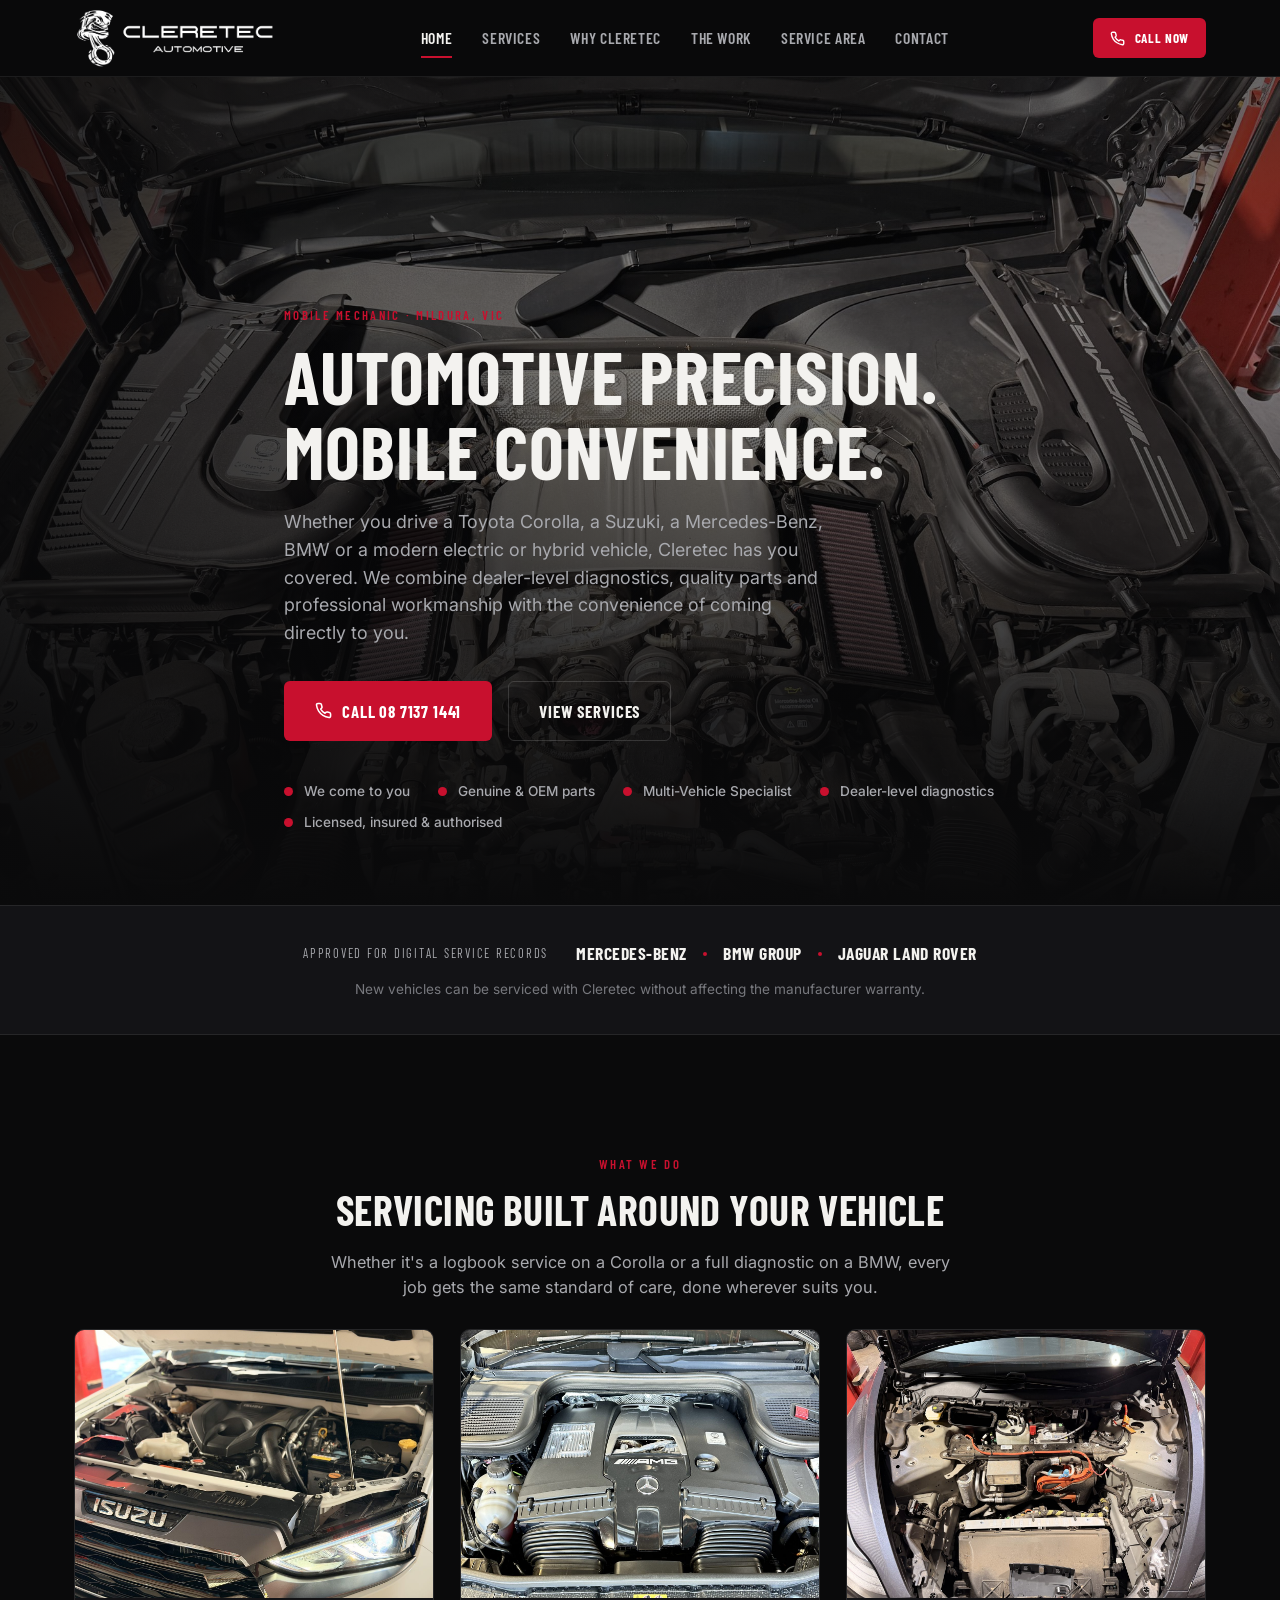
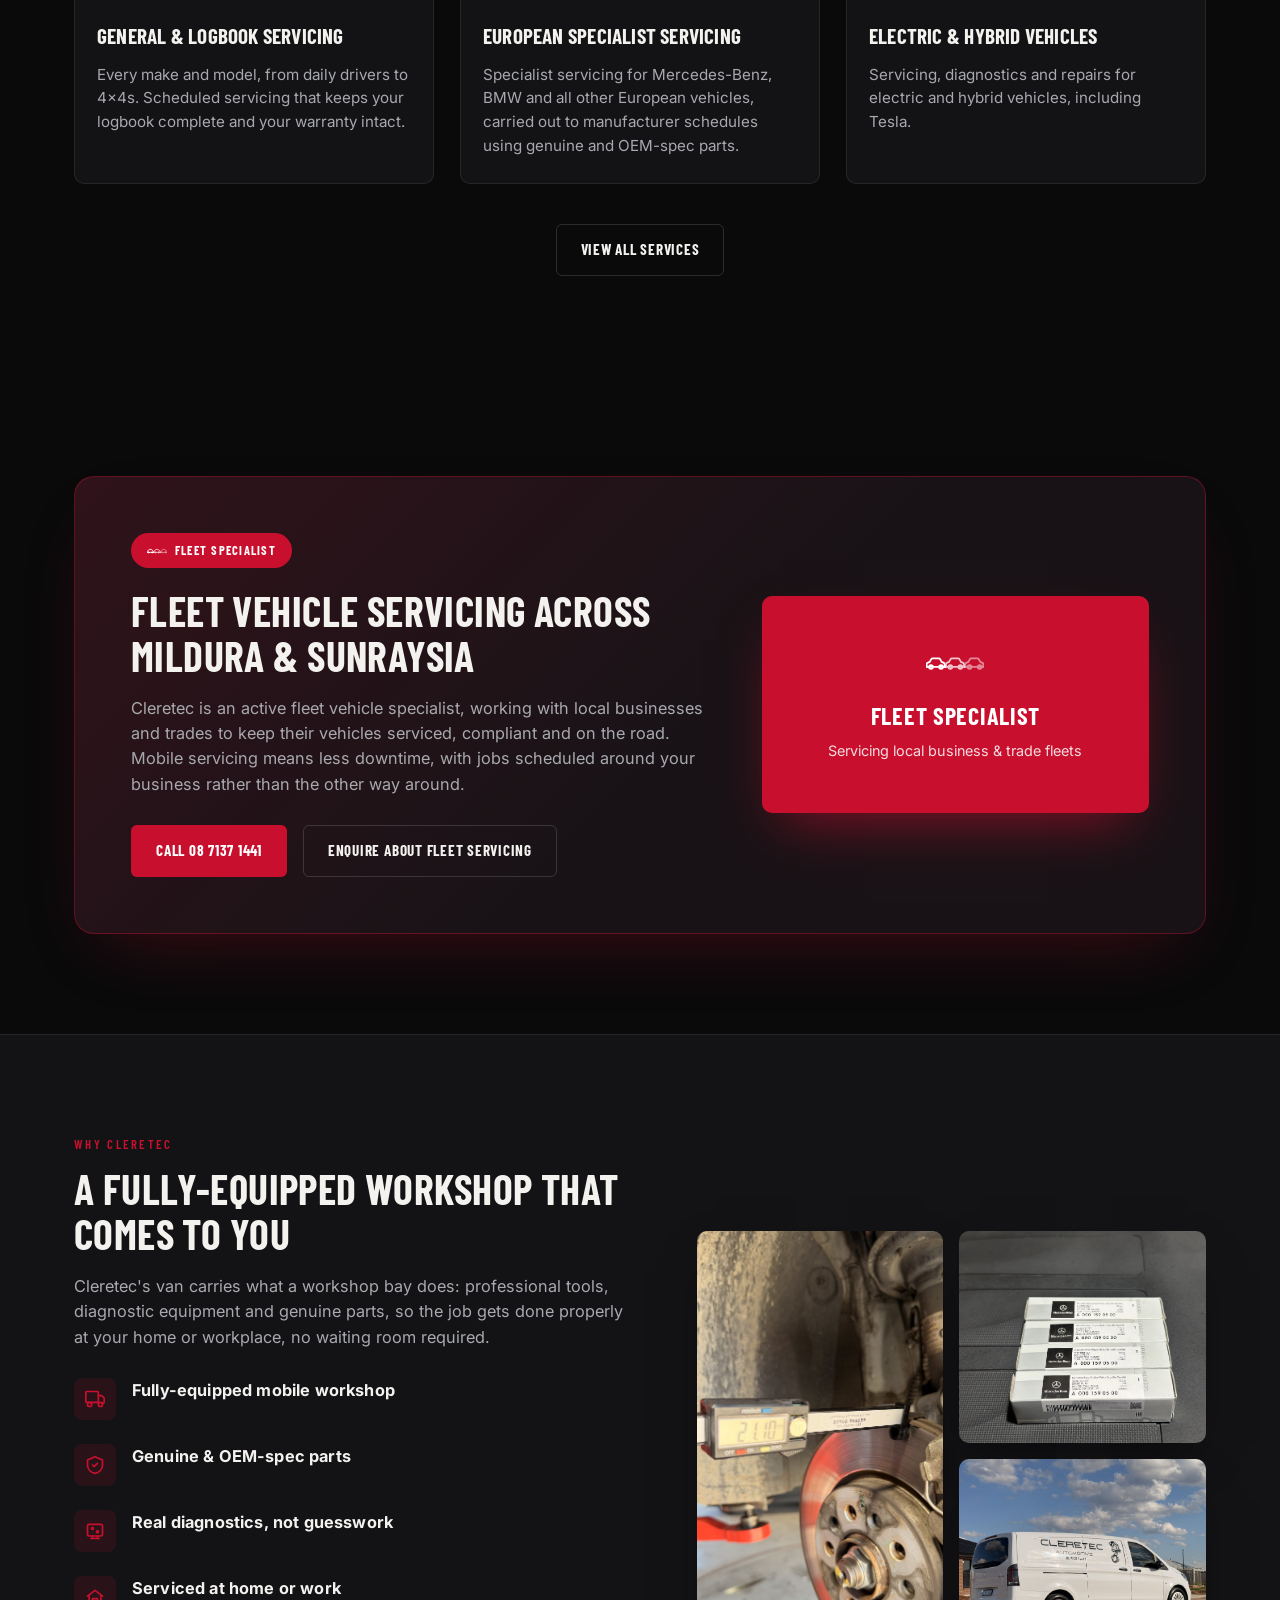
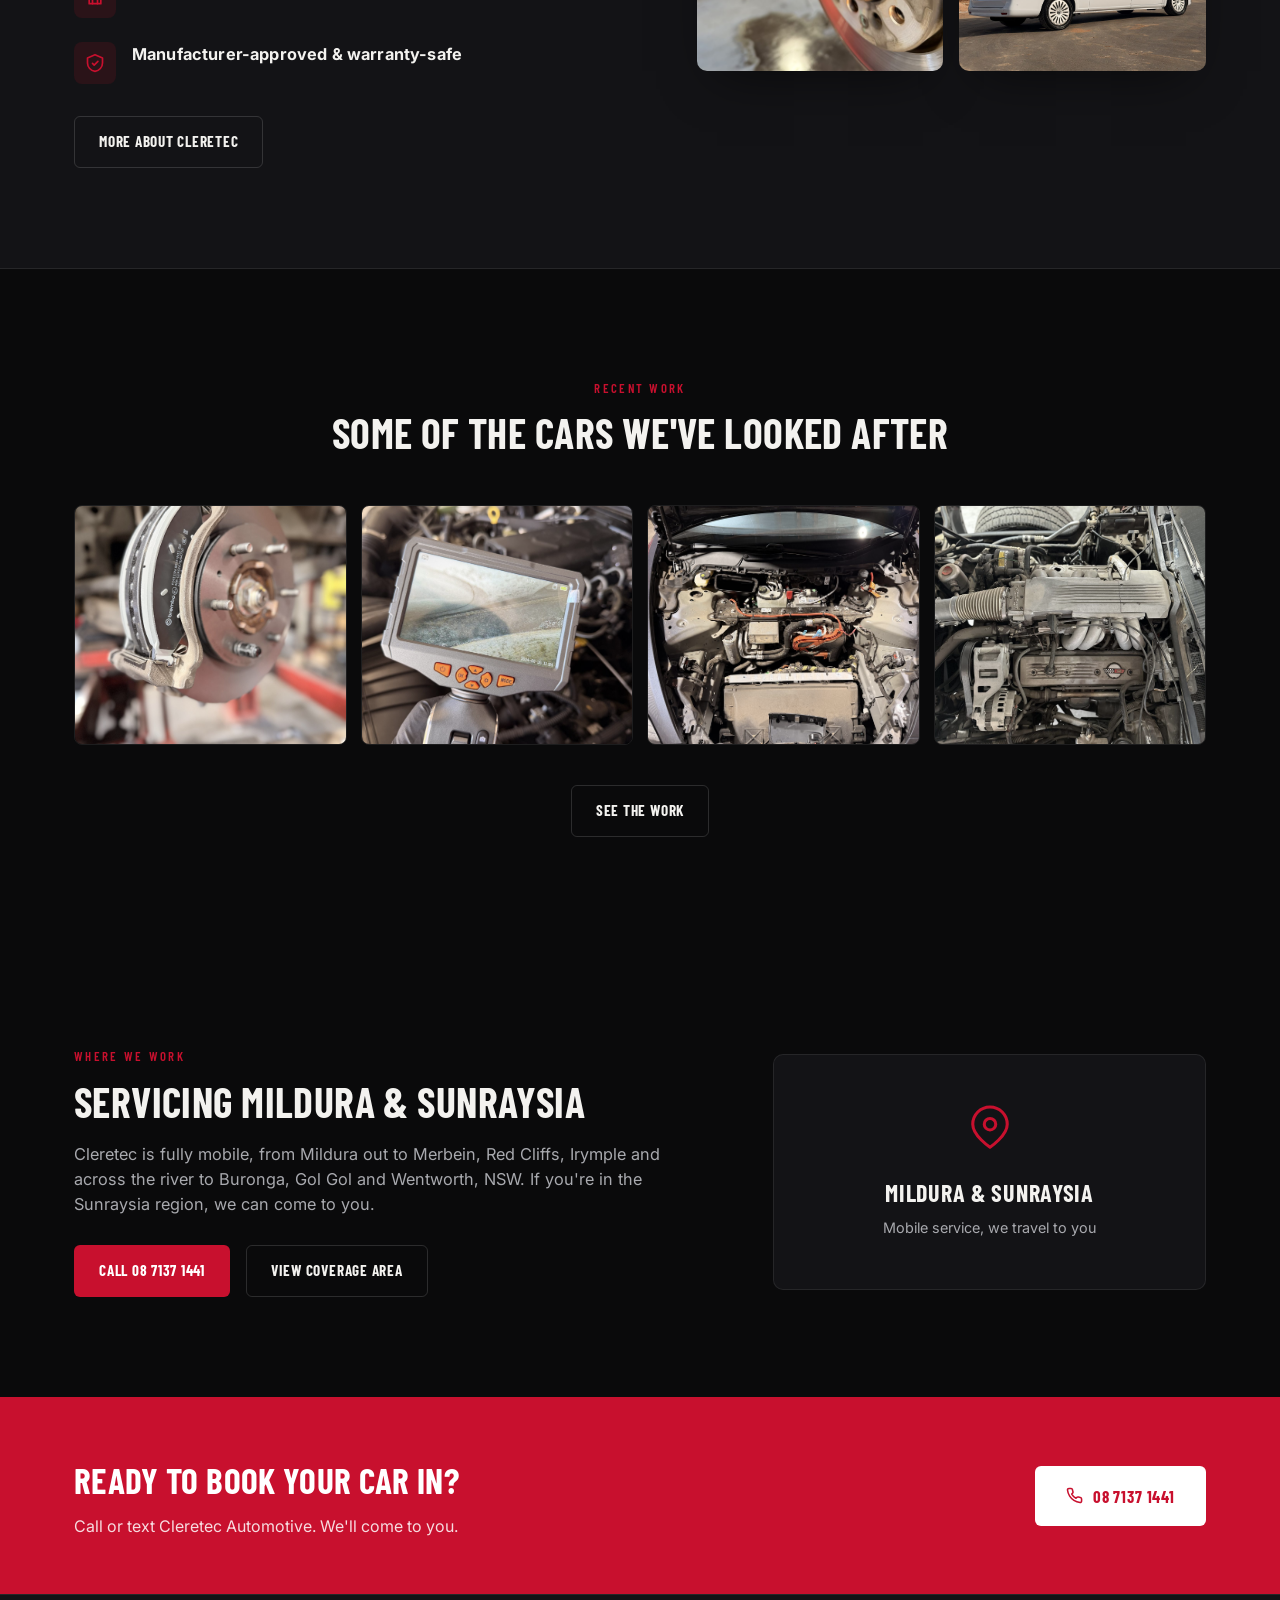
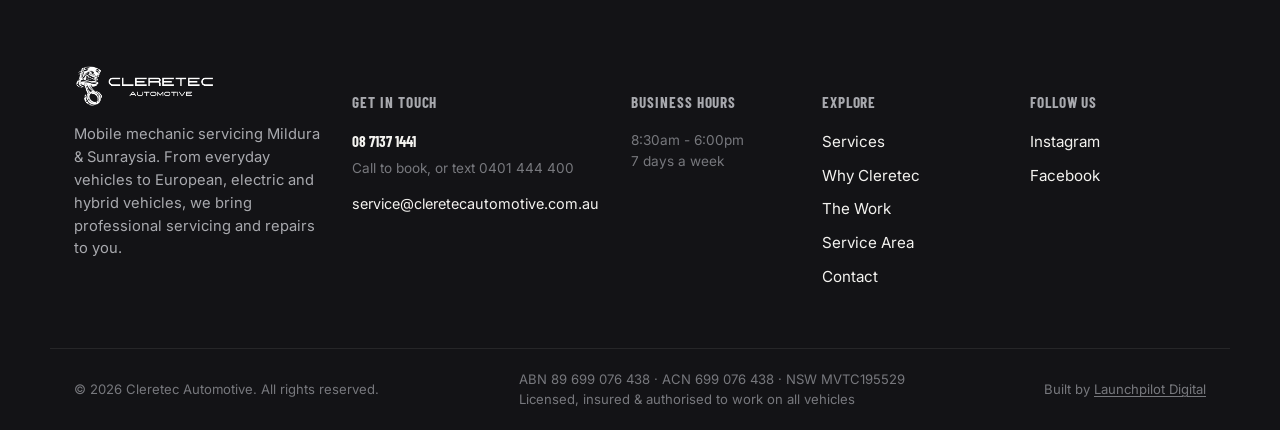
<file: index.html>
<!DOCTYPE html>
<html lang="en-AU">
<head>
<meta charset="UTF-8">
<meta name="viewport" content="width=device-width, initial-scale=1.0">
<title>Cleretec Automotive | Mobile Mechanic Mildura, VIC | All Vehicles, European &amp; EV Specialists</title>
<meta name="description" content="Cleretec Automotive is a licensed and insured mobile mechanic servicing Mildura &amp; the Sunraysia region. From everyday vehicles to Mercedes-Benz, BMW and all other European vehicles, plus electric, hybrid and fleet vehicles, we come to you.">
<meta name="theme-color" content="#0a0a0b">
<link rel="icon" type="image/png" sizes="32x32" href="images/favicon-32.png">
<link rel="apple-touch-icon" sizes="180x180" href="images/favicon-180.png">
<link rel="preconnect" href="https://fonts.googleapis.com">
<link rel="preconnect" href="https://fonts.gstatic.com" crossorigin>
<link href="https://fonts.googleapis.com/css2?family=Barlow+Condensed:wght@500;600;700;800&family=Inter:wght@400;500;600;700&display=swap" rel="stylesheet">
<link rel="stylesheet" href="css/styles.css">

<link rel="canonical" href="https://cleretecautomotive.com.au/">

<meta property="og:type" content="website">
<meta property="og:site_name" content="Cleretec Automotive">
<meta property="og:title" content="Cleretec Automotive | Mobile Mechanic Mildura, VIC | All Vehicles, European &amp; EV Specialists">
<meta property="og:description" content="Cleretec Automotive is a licensed and insured mobile mechanic servicing Mildura &amp; the Sunraysia region. From everyday vehicles to Mercedes-Benz, BMW and all other European vehicles, plus electric, hybrid and fleet vehicles, we come to you.">
<meta property="og:url" content="https://cleretecautomotive.com.au/">
<meta property="og:image" content="https://cleretecautomotive.com.au/images/og-image.jpg">
<meta property="og:image:width" content="1200">
<meta property="og:image:height" content="630">
<meta property="og:locale" content="en_AU">

<meta name="twitter:card" content="summary_large_image">
<meta name="twitter:title" content="Cleretec Automotive | Mobile Mechanic Mildura, VIC | All Vehicles, European &amp; EV Specialists">
<meta name="twitter:description" content="Cleretec Automotive is a licensed and insured mobile mechanic servicing Mildura &amp; the Sunraysia region. From everyday vehicles to Mercedes-Benz, BMW and all other European vehicles, plus electric, hybrid and fleet vehicles, we come to you.">
<meta name="twitter:image" content="https://cleretecautomotive.com.au/images/og-image.jpg">

<script type="application/ld+json">
{
  "@context": "https://schema.org",
  "@type": "AutoRepair",
  "@id": "https://cleretecautomotive.com.au/#business",
  "name": "Cleretec Automotive",
  "url": "https://cleretecautomotive.com.au/",
  "image": "https://cleretecautomotive.com.au/images/og-image.jpg",
  "logo": "https://cleretecautomotive.com.au/images/logo.png",
  "telephone": "+61871371441",
  "email": "service@cleretecautomotive.com.au",
  "description": "Fully mobile, licensed and insured mechanic based in Mildura, VIC, servicing the Sunraysia region. From everyday vehicles to Mercedes-Benz, BMW and all other European vehicles, plus electric and hybrid vehicles including Tesla. Approved for digital service records across Mercedes-Benz, BMW Group and Jaguar Land Rover, and a specialist in fleet vehicle servicing.",
  "priceRange": "$$",
  "areaServed": [
    {
      "@type": "City",
      "name": "Mildura, VIC"
    },
    {
      "@type": "Place",
      "name": "Merbein, VIC"
    },
    {
      "@type": "Place",
      "name": "Red Cliffs, VIC"
    },
    {
      "@type": "Place",
      "name": "Irymple, VIC"
    },
    {
      "@type": "Place",
      "name": "Nichols Point, VIC"
    },
    {
      "@type": "Place",
      "name": "Buronga, NSW"
    },
    {
      "@type": "Place",
      "name": "Gol Gol, NSW"
    },
    {
      "@type": "Place",
      "name": "Wentworth, NSW"
    }
  ],
  "address": {
    "@type": "PostalAddress",
    "addressLocality": "Mildura",
    "addressRegion": "VIC",
    "addressCountry": "AU"
  },
  "makesOffer": [
    {
      "@type": "Offer",
      "itemOffered": {
        "@type": "Service",
        "name": "European Specialist Servicing"
      }
    },
    {
      "@type": "Offer",
      "itemOffered": {
        "@type": "Service",
        "name": "General & Logbook Servicing"
      }
    },
    {
      "@type": "Offer",
      "itemOffered": {
        "@type": "Service",
        "name": "Engine & Transmission"
      }
    },
    {
      "@type": "Offer",
      "itemOffered": {
        "@type": "Service",
        "name": "Electrical Repairs & Diagnostics"
      }
    },
    {
      "@type": "Offer",
      "itemOffered": {
        "@type": "Service",
        "name": "Air Conditioning"
      }
    },
    {
      "@type": "Offer",
      "itemOffered": {
        "@type": "Service",
        "name": "Wheels & Tyres"
      }
    },
    {
      "@type": "Offer",
      "itemOffered": {
        "@type": "Service",
        "name": "Electric & Hybrid Vehicles"
      }
    },
    {
      "@type": "Offer",
      "itemOffered": {
        "@type": "Service",
        "name": "Accessories & Batteries"
      }
    },
    {
      "@type": "Offer",
      "itemOffered": {
        "@type": "Service",
        "name": "Fleet Vehicle Servicing"
      }
    }
  ]
}
</script>
<script type="application/ld+json">
{
  "@context": "https://schema.org",
  "@type": "BreadcrumbList",
  "itemListElement": [
    {
      "@type": "ListItem",
      "position": 1,
      "name": "Home",
      "item": "https://cleretecautomotive.com.au/"
    }
  ]
}
</script>
</head>
<body>
<div class="route-progress" id="routeProgress"></div>
<header class="site-header" id="siteHeader">
  <div class="site-header__inner">
    <a href="index.html" class="brand">
      <img src="images/logo.png" alt="Cleretec Automotive" class="brand__logo">
    </a>

    <nav class="nav" id="siteNav">
      <a href="index.html" class="is-active">Home</a>
      <a href="services.html">Services</a>
      <a href="why-cleretec.html">Why Cleretec</a>
      <a href="the-work.html">The Work</a>
      <a href="service-area.html">Service Area</a>
      <a href="contact.html">Contact</a>
    </nav>

    <div class="header__actions">
      <a href="tel:0871371441" class="btn btn--primary btn--sm">
        <svg width="15" height="15" viewBox="0 0 24 24" fill="none" stroke="currentColor" stroke-width="2.2" stroke-linecap="round" stroke-linejoin="round"><path d="M22 16.92v3a2 2 0 0 1-2.18 2 19.79 19.79 0 0 1-8.63-3.07 19.5 19.5 0 0 1-6-6 19.79 19.79 0 0 1-3.07-8.67A2 2 0 0 1 4.11 2h3a2 2 0 0 1 2 1.72c.127.96.361 1.903.7 2.81a2 2 0 0 1-.45 2.11L8.09 9.91a16 16 0 0 0 6 6l1.27-1.27a2 2 0 0 1 2.11-.45c.907.339 1.85.573 2.81.7A2 2 0 0 1 22 16.92z"/></svg>
        Call Now
      </a>
      <button class="nav-toggle" id="navToggle" aria-label="Toggle menu" aria-expanded="false">
        <span></span><span></span><span></span>
      </button>
    </div>
  </div>
</header>
<main id="top">

  <!-- HERO -->
  <section class="hero">
    <div class="hero__media">
      <img src="images/hero-amg-engine.jpg" alt="Mercedes-AMG V8 engine bay serviced by Cleretec Automotive" loading="eager">
      <div class="hero__scrim"></div>
    </div>
    <div class="hero__content container">
      <p class="eyebrow">Mobile Mechanic · Mildura, VIC</p>
      <h1>Automotive precision.<br>Mobile convenience.</h1>
      <p class="hero__lead">Whether you drive a Toyota Corolla, a Suzuki, a Mercedes-Benz, BMW or a modern electric or hybrid vehicle, Cleretec has you covered. We combine dealer-level diagnostics, quality parts and professional workmanship with the convenience of coming directly to you.</p>
      <div class="hero__actions">
        <a href="tel:0871371441" class="btn btn--primary btn--lg">
          <svg width="17" height="17" viewBox="0 0 24 24" fill="none" stroke="currentColor" stroke-width="2.2" stroke-linecap="round" stroke-linejoin="round"><path d="M22 16.92v3a2 2 0 0 1-2.18 2 19.79 19.79 0 0 1-8.63-3.07 19.5 19.5 0 0 1-6-6 19.79 19.79 0 0 1-3.07-8.67A2 2 0 0 1 4.11 2h3a2 2 0 0 1 2 1.72c.127.96.361 1.903.7 2.81a2 2 0 0 1-.45 2.11L8.09 9.91a16 16 0 0 0 6 6l1.27-1.27a2 2 0 0 1 2.11-.45c.907.339 1.85.573 2.81.7A2 2 0 0 1 22 16.92z"/></svg>
          Call 08 7137 1441
        </a>
        <a href="services.html" class="btn btn--ghost btn--lg">View Services</a>
      </div>
      <ul class="hero__badges">
        <li>We come to you</li>
        <li>Genuine &amp; OEM parts</li>
        <li>Multi-Vehicle Specialist</li>
        <li>Dealer-level diagnostics</li>
        <li>Licensed, insured &amp; authorised</li>
      </ul>
    </div>
  </section>

  <!-- BRANDS STRIP -->
  <section class="brands-strip">
    <div class="container brands-strip__inner">
      <span class="brands-strip__label">Approved For Digital Service Records</span>
      <span class="brands-strip__names">
        Mercedes-Benz <span class="dot"></span> BMW Group <span class="dot"></span> Jaguar Land Rover
      </span>
      <p class="brands-strip__note">New vehicles can be serviced with Cleretec without affecting the manufacturer warranty.</p>
    </div>
  </section>

  <!-- SERVICES TEASER -->
  <section class="services" id="services">
    <div class="container">
      <p class="eyebrow eyebrow--center">What We Do</p>
      <h2 class="section-title">Servicing built around your vehicle</h2>
      <p class="section-lead">Whether it's a logbook service on a Corolla or a full diagnostic on a BMW, every job gets the same standard of care, done wherever suits you.</p>

      <div class="grid grid--services">

        <article class="card">
          <div class="card__media"><img src="images/isuzu-engine.jpg" alt="General servicing on a modern SUV engine bay" loading="lazy"></div>
          <div class="card__body">
            <h3>General &amp; Logbook Servicing</h3>
            <p>Every make and model, from daily drivers to 4x4s. Scheduled servicing that keeps your logbook complete and your warranty intact.</p>
          </div>
        </article>

        <article class="card">
          <div class="card__media"><img src="images/amg-v8.jpg" alt="AMG V8 engine bay" loading="lazy"></div>
          <div class="card__body">
            <h3>European Specialist Servicing</h3>
            <p>Specialist servicing for Mercedes-Benz, BMW and all other European vehicles, carried out to manufacturer schedules using genuine and OEM-spec parts.</p>
          </div>
        </article>

        <article class="card">
          <div class="card__media"><img src="images/hybrid-hv-cables.jpg" alt="Hybrid vehicle high-voltage system" loading="lazy"></div>
          <div class="card__body">
            <h3>Electric &amp; Hybrid Vehicles</h3>
            <p>Servicing, diagnostics and repairs for electric and hybrid vehicles, including Tesla.</p>
          </div>
        </article>

      </div>

      <div class="teaser-foot">
        <a href="services.html" class="btn btn--ghost">View All Services</a>
      </div>
    </div>
  </section>

  <!-- FLEET VEHICLES -->
  <section class="fleet">
    <div class="container">
      <div class="fleet__panel area__grid">
        <div>
          <span class="fleet__tag">
            <svg width="20" height="10" viewBox="0 0 42 20" fill="none" stroke="currentColor" stroke-width="1.8" stroke-linecap="round" stroke-linejoin="round"><path d="M0.5 15V13a1 1 0 0 1 .6-.9l1.6-.7 1-1.9A1.3 1.3 0 0 1 4.85 8.8h4.3a1.3 1.3 0 0 1 1.15.7l1 1.9 1.6.7a1 1 0 0 1 .6.9v2"/><path d="M0.5 15h13.5"/><circle cx="3.6" cy="15" r="1.35"/><circle cx="10.9" cy="15" r="1.35"/><g transform="translate(14,0)" opacity="0.75"><path d="M0.5 15V13a1 1 0 0 1 .6-.9l1.6-.7 1-1.9A1.3 1.3 0 0 1 4.85 8.8h4.3a1.3 1.3 0 0 1 1.15.7l1 1.9 1.6.7a1 1 0 0 1 .6.9v2"/><path d="M0.5 15h13.5"/><circle cx="3.6" cy="15" r="1.35"/><circle cx="10.9" cy="15" r="1.35"/></g><g transform="translate(28,0)" opacity="0.5"><path d="M0.5 15V13a1 1 0 0 1 .6-.9l1.6-.7 1-1.9A1.3 1.3 0 0 1 4.85 8.8h4.3a1.3 1.3 0 0 1 1.15.7l1 1.9 1.6.7a1 1 0 0 1 .6.9v2"/><path d="M0.5 15h13.5"/><circle cx="3.6" cy="15" r="1.35"/><circle cx="10.9" cy="15" r="1.35"/></g></svg>
            Fleet Specialist
          </span>
          <h2 class="section-title">Fleet vehicle servicing across Mildura &amp; Sunraysia</h2>
          <p class="section-lead">Cleretec is an active fleet vehicle specialist, working with local businesses and trades to keep their vehicles serviced, compliant and on the road. Mobile servicing means less downtime, with jobs scheduled around your business rather than the other way around.</p>
          <div class="hero__actions" style="margin-bottom:0;">
            <a href="tel:0871371441" class="btn btn--primary">
              Call 08 7137 1441
            </a>
            <a href="contact.html" class="btn btn--ghost">Enquire About Fleet Servicing</a>
          </div>
        </div>
        <div class="fleet__badge">
          <svg width="58" height="28" viewBox="0 0 42 20" fill="none" stroke="currentColor" stroke-width="1.3" stroke-linecap="round" stroke-linejoin="round"><path d="M0.5 15V13a1 1 0 0 1 .6-.9l1.6-.7 1-1.9A1.3 1.3 0 0 1 4.85 8.8h4.3a1.3 1.3 0 0 1 1.15.7l1 1.9 1.6.7a1 1 0 0 1 .6.9v2"/><path d="M0.5 15h13.5"/><circle cx="3.6" cy="15" r="1.35"/><circle cx="10.9" cy="15" r="1.35"/><g transform="translate(14,0)" opacity="0.75"><path d="M0.5 15V13a1 1 0 0 1 .6-.9l1.6-.7 1-1.9A1.3 1.3 0 0 1 4.85 8.8h4.3a1.3 1.3 0 0 1 1.15.7l1 1.9 1.6.7a1 1 0 0 1 .6.9v2"/><path d="M0.5 15h13.5"/><circle cx="3.6" cy="15" r="1.35"/><circle cx="10.9" cy="15" r="1.35"/></g><g transform="translate(28,0)" opacity="0.5"><path d="M0.5 15V13a1 1 0 0 1 .6-.9l1.6-.7 1-1.9A1.3 1.3 0 0 1 4.85 8.8h4.3a1.3 1.3 0 0 1 1.15.7l1 1.9 1.6.7a1 1 0 0 1 .6.9v2"/><path d="M0.5 15h13.5"/><circle cx="3.6" cy="15" r="1.35"/><circle cx="10.9" cy="15" r="1.35"/></g></svg>
          <p>Fleet Specialist</p>
          <span>Servicing local business &amp; trade fleets</span>
        </div>
      </div>
    </div>
  </section>

  <!-- WHY TEASER -->
  <section class="why" id="why">
    <div class="container why__grid">
      <div class="why__text">
        <p class="eyebrow">Why Cleretec</p>
        <h2 class="section-title">A fully-equipped workshop that comes to you</h2>
        <p class="section-lead">Cleretec's van carries what a workshop bay does: professional tools, diagnostic equipment and genuine parts, so the job gets done properly at your home or workplace, no waiting room required.</p>

        <ul class="why__list">
          <li>
            <span class="why__icon">
              <svg width="20" height="20" viewBox="0 0 24 24" fill="none" stroke="currentColor" stroke-width="2" stroke-linecap="round" stroke-linejoin="round"><rect x="1" y="3" width="15" height="13" rx="1"/><path d="M16 8h4l3 3v5a1 1 0 0 1-1 1h-2"/><circle cx="5.5" cy="18.5" r="2.5"/><circle cx="18.5" cy="18.5" r="2.5"/></svg>
            </span>
            <div><h4>Fully-equipped mobile workshop</h4></div>
          </li>
          <li>
            <span class="why__icon">
              <svg width="20" height="20" viewBox="0 0 24 24" fill="none" stroke="currentColor" stroke-width="2" stroke-linecap="round" stroke-linejoin="round"><path d="M12 2 3 6v6c0 5 3.8 9.4 9 10 5.2-.6 9-5 9-10V6l-9-4Z"/><path d="m9 12 2 2 4-4"/></svg>
            </span>
            <div><h4>Genuine &amp; OEM-spec parts</h4></div>
          </li>
          <li>
            <span class="why__icon">
              <svg width="20" height="20" viewBox="0 0 24 24" fill="none" stroke="currentColor" stroke-width="2" stroke-linecap="round" stroke-linejoin="round"><rect x="3" y="4" width="18" height="14" rx="2"/><path d="M7 21h10M9 18v3M15 18v3"/><circle cx="9" cy="9" r="1.2"/><circle cx="15" cy="13" r="1.2"/></svg>
            </span>
            <div><h4>Real diagnostics, not guesswork</h4></div>
          </li>
          <li>
            <span class="why__icon">
              <svg width="20" height="20" viewBox="0 0 24 24" fill="none" stroke="currentColor" stroke-width="2" stroke-linecap="round" stroke-linejoin="round"><path d="M3 11 12 4l9 7"/><path d="M5 10v10h14V10"/><path d="M9 20v-6h6v6"/></svg>
            </span>
            <div><h4>Serviced at home or work</h4></div>
          </li>
          <li>
            <span class="why__icon">
              <svg width="20" height="20" viewBox="0 0 24 24" fill="none" stroke="currentColor" stroke-width="2" stroke-linecap="round" stroke-linejoin="round"><path d="M12 2 3 6v6c0 5 3.8 9.4 9 10 5.2-.6 9-5 9-10V6l-9-4Z"/><path d="M9 12.5 11 14.5 15.5 10"/></svg>
            </span>
            <div><h4>Manufacturer-approved &amp; warranty-safe</h4></div>
          </li>
        </ul>

        <div class="teaser-foot" style="text-align:left; margin-top:32px;">
          <a href="why-cleretec.html" class="btn btn--ghost">More About Cleretec</a>
        </div>
      </div>

      <div class="why__media">
        <img src="images/rotor-measure.jpg" alt="Measuring brake rotor thickness with a digital caliper" class="why__img why__img--1" loading="lazy">
        <img src="images/mb-spark-plugs.jpg" alt="Genuine Mercedes-Benz spark plugs" class="why__img why__img--2" loading="lazy">
        <img src="images/van-open-toolchest.jpg" alt="Cleretec Automotive van fitted with tool storage" class="why__img why__img--3" loading="lazy">
      </div>
    </div>
  </section>

  <!-- WORK TEASER -->
  <section class="gallery" id="work">
    <div class="container">
      <p class="eyebrow eyebrow--center">Recent Work</p>
      <h2 class="section-title">Some of the cars we've looked after</h2>

      <div class="gallery__grid">
        <img src="images/brembo-brake-rotor.jpg" alt="Brembo brake rotor and pad" loading="lazy">
        <img src="images/borescope.jpg" alt="Borescope engine inspection" loading="lazy">
        <img src="images/hybrid-hv-cables.jpg" alt="Hybrid vehicle high-voltage system" loading="lazy">
        <img src="images/suspension-coilover.jpg" alt="Suspension and coilover replacement" loading="lazy">
      </div>

      <div class="teaser-foot">
        <a href="the-work.html" class="btn btn--ghost">See The Work</a>
      </div>
    </div>
  </section>

  <!-- SERVICE AREA TEASER -->
  <section class="area" id="area">
    <div class="container area__grid">
      <div>
        <p class="eyebrow">Where We Work</p>
        <h2 class="section-title">Servicing Mildura &amp; Sunraysia</h2>
        <p class="section-lead">Cleretec is fully mobile, from Mildura out to Merbein, Red Cliffs, Irymple and across the river to Buronga, Gol Gol and Wentworth, NSW. If you're in the Sunraysia region, we can come to you.</p>
        <div class="hero__actions" style="margin-bottom:0;">
          <a href="tel:0871371441" class="btn btn--primary">
            Call 08 7137 1441
          </a>
          <a href="service-area.html" class="btn btn--ghost">View Coverage Area</a>
        </div>
      </div>
      <div class="area__badge">
        <svg width="46" height="46" viewBox="0 0 24 24" fill="none" stroke="currentColor" stroke-width="1.6" stroke-linecap="round" stroke-linejoin="round"><path d="M21 10c0 6-9 12-9 12s-9-6-9-12a9 9 0 0 1 18 0Z"/><circle cx="12" cy="10" r="3"/></svg>
        <p>Mildura &amp; Sunraysia</p>
        <span>Mobile service, we travel to you</span>
      </div>
    </div>
  </section>
  <section class="cta-banner">
    <div class="container cta-banner__inner">
      <div>
        <h2>Ready to book your car in?</h2>
        <p>Call or text Cleretec Automotive. We'll come to you.</p>
      </div>
      <a href="tel:0871371441" class="btn btn--primary btn--lg">
        <svg width="17" height="17" viewBox="0 0 24 24" fill="none" stroke="currentColor" stroke-width="2.2" stroke-linecap="round" stroke-linejoin="round"><path d="M22 16.92v3a2 2 0 0 1-2.18 2 19.79 19.79 0 0 1-8.63-3.07 19.5 19.5 0 0 1-6-6 19.79 19.79 0 0 1-3.07-8.67A2 2 0 0 1 4.11 2h3a2 2 0 0 1 2 1.72c.127.96.361 1.903.7 2.81a2 2 0 0 1-.45 2.11L8.09 9.91a16 16 0 0 0 6 6l1.27-1.27a2 2 0 0 1 2.11-.45c.907.339 1.85.573 2.81.7A2 2 0 0 1 22 16.92z"/></svg>
        08 7137 1441
      </a>
    </div>
  </section>
</main>

<footer class="site-footer" id="contact-footer">
  <div class="container footer__inner">
    <div class="footer__brand">
      <img src="images/logo.png" alt="Cleretec Automotive" class="footer__logo">
      <p>Mobile mechanic servicing Mildura &amp; Sunraysia. From everyday vehicles to European, electric and hybrid vehicles, we bring professional servicing and repairs to you.</p>
    </div>

    <div class="footer__col">
      <h5>Get In Touch</h5>
      <a href="tel:0871371441" class="footer__phone">08 7137 1441</a>
      <p class="footer__note">Call to book, or text 0401 444 400</p>
      <a href="mailto:service@cleretecautomotive.com.au" class="footer__email">service@cleretecautomotive.com.au</a>
    </div>

    <div class="footer__col">
      <h5>Business Hours</h5>
      <p class="footer__note">8:30am - 6:00pm<br>7 days a week</p>
    </div>

    <div class="footer__col">
      <h5>Explore</h5>
      <a href="services.html">Services</a>
      <a href="why-cleretec.html">Why Cleretec</a>
      <a href="the-work.html">The Work</a>
      <a href="service-area.html">Service Area</a>
      <a href="contact.html">Contact</a>
    </div>

    <div class="footer__col">
      <h5>Follow Us</h5>
      <a href="https://www.instagram.com/cleretec/" target="_blank" rel="noopener">Instagram</a>
      <a href="https://www.facebook.com/people/Cleretec-Automotive/61591889998039/" target="_blank" rel="noopener">Facebook</a>
    </div>
  </div>
  <div class="footer__bottom container">
    <p>&copy; <span id="year"></span> Cleretec Automotive. All rights reserved.</p>
    <p class="footer__legal">ABN 89 699 076 438 &middot; ACN 699 076 438 &middot; NSW MVTC195529<br>Licensed, insured &amp; authorised to work on all vehicles</p>
    <p class="footer__credit">Built by <a href="https://launchpilotdigital.com.au" target="_blank" rel="noopener">Launchpilot Digital</a></p>
  </div>
</footer>

<a href="tel:0871371441" class="mobile-call-fab" aria-label="Call Cleretec Automotive">
  <svg width="22" height="22" viewBox="0 0 24 24" fill="none" stroke="currentColor" stroke-width="2.2" stroke-linecap="round" stroke-linejoin="round"><path d="M22 16.92v3a2 2 0 0 1-2.18 2 19.79 19.79 0 0 1-8.63-3.07 19.5 19.5 0 0 1-6-6 19.79 19.79 0 0 1-3.07-8.67A2 2 0 0 1 4.11 2h3a2 2 0 0 1 2 1.72c.127.96.361 1.903.7 2.81a2 2 0 0 1-.45 2.11L8.09 9.91a16 16 0 0 0 6 6l1.27-1.27a2 2 0 0 1 2.11-.45c.907.339 1.85.573 2.81.7A2 2 0 0 1 22 16.92z"/></svg>
</a>

<script src="js/main.js"></script>
</body>
</html>
</file>
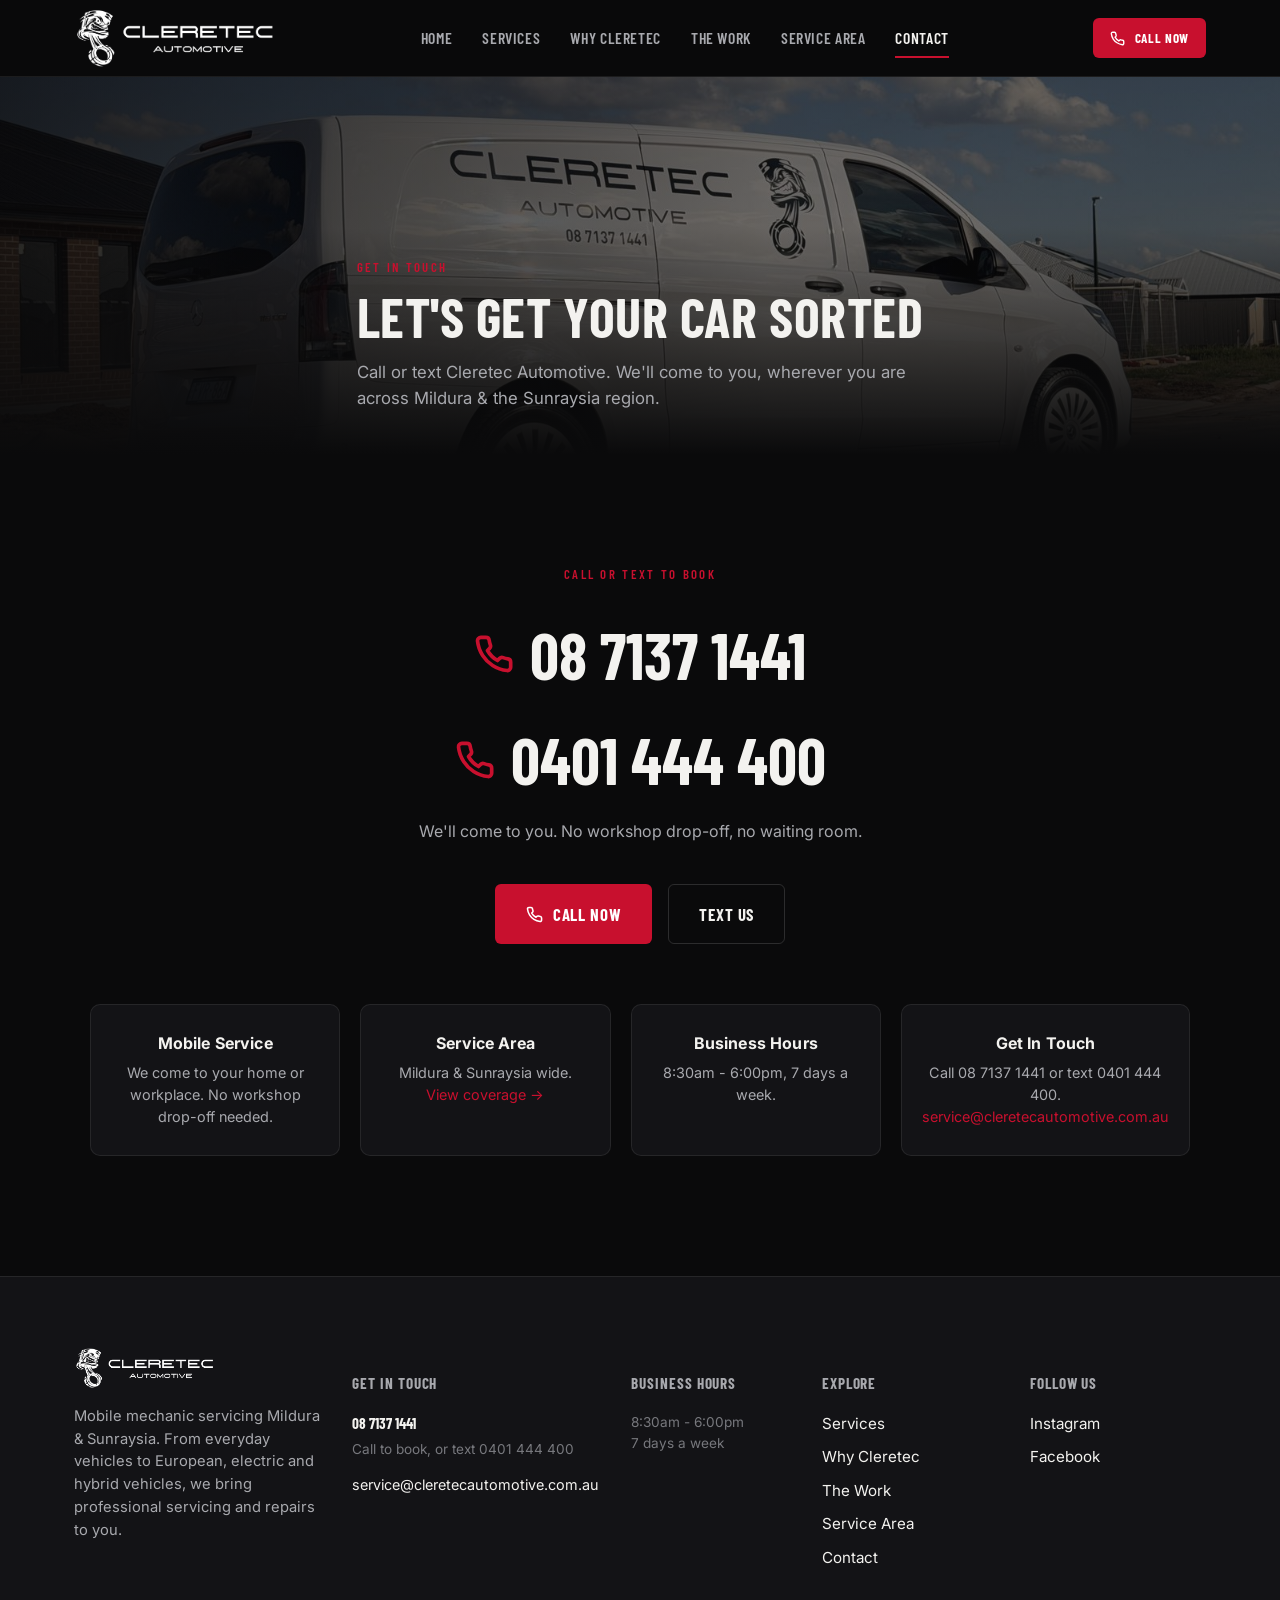
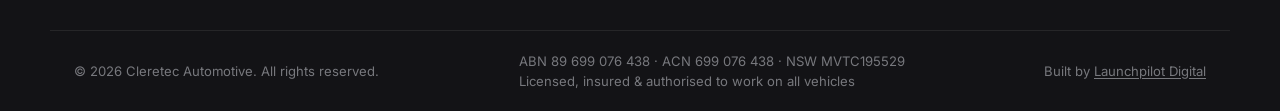
<file: contact.html>
<!DOCTYPE html>
<html lang="en-AU">
<head>
<meta charset="UTF-8">
<meta name="viewport" content="width=device-width, initial-scale=1.0">
<title>Contact | Cleretec Automotive Mobile Mechanic Mildura</title>
<meta name="description" content="Call or text Cleretec Automotive on 08 7137 1441 to book a mobile mechanic anywhere across Mildura &amp; the Sunraysia region.">
<meta name="theme-color" content="#0a0a0b">
<link rel="icon" type="image/png" sizes="32x32" href="images/favicon-32.png">
<link rel="apple-touch-icon" sizes="180x180" href="images/favicon-180.png">
<link rel="preconnect" href="https://fonts.googleapis.com">
<link rel="preconnect" href="https://fonts.gstatic.com" crossorigin>
<link href="https://fonts.googleapis.com/css2?family=Barlow+Condensed:wght@500;600;700;800&family=Inter:wght@400;500;600;700&display=swap" rel="stylesheet">
<link rel="stylesheet" href="css/styles.css">

<link rel="canonical" href="https://cleretecautomotive.com.au/contact.html">

<meta property="og:type" content="website">
<meta property="og:site_name" content="Cleretec Automotive">
<meta property="og:title" content="Contact | Cleretec Automotive Mobile Mechanic Mildura">
<meta property="og:description" content="Call or text Cleretec Automotive on 08 7137 1441 to book a mobile mechanic anywhere across Mildura &amp; the Sunraysia region.">
<meta property="og:url" content="https://cleretecautomotive.com.au/contact.html">
<meta property="og:image" content="https://cleretecautomotive.com.au/images/og-image.jpg">
<meta property="og:image:width" content="1200">
<meta property="og:image:height" content="630">
<meta property="og:locale" content="en_AU">

<meta name="twitter:card" content="summary_large_image">
<meta name="twitter:title" content="Contact | Cleretec Automotive Mobile Mechanic Mildura">
<meta name="twitter:description" content="Call or text Cleretec Automotive on 08 7137 1441 to book a mobile mechanic anywhere across Mildura &amp; the Sunraysia region.">
<meta name="twitter:image" content="https://cleretecautomotive.com.au/images/og-image.jpg">

<script type="application/ld+json">
{
  "@context": "https://schema.org",
  "@type": "AutoRepair",
  "@id": "https://cleretecautomotive.com.au/#business",
  "name": "Cleretec Automotive",
  "url": "https://cleretecautomotive.com.au/",
  "image": "https://cleretecautomotive.com.au/images/og-image.jpg",
  "logo": "https://cleretecautomotive.com.au/images/logo.png",
  "telephone": "+61871371441",
  "email": "service@cleretecautomotive.com.au",
  "description": "Fully mobile, licensed and insured mechanic based in Mildura, VIC, servicing the Sunraysia region. From everyday vehicles to Mercedes-Benz, BMW and all other European vehicles, plus electric and hybrid vehicles including Tesla. Approved for digital service records across Mercedes-Benz, BMW Group and Jaguar Land Rover, and a specialist in fleet vehicle servicing.",
  "priceRange": "$$",
  "areaServed": [
    {
      "@type": "City",
      "name": "Mildura, VIC"
    },
    {
      "@type": "Place",
      "name": "Merbein, VIC"
    },
    {
      "@type": "Place",
      "name": "Red Cliffs, VIC"
    },
    {
      "@type": "Place",
      "name": "Irymple, VIC"
    },
    {
      "@type": "Place",
      "name": "Nichols Point, VIC"
    },
    {
      "@type": "Place",
      "name": "Buronga, NSW"
    },
    {
      "@type": "Place",
      "name": "Gol Gol, NSW"
    },
    {
      "@type": "Place",
      "name": "Wentworth, NSW"
    }
  ],
  "address": {
    "@type": "PostalAddress",
    "addressLocality": "Mildura",
    "addressRegion": "VIC",
    "addressCountry": "AU"
  },
  "makesOffer": [
    {
      "@type": "Offer",
      "itemOffered": {
        "@type": "Service",
        "name": "European Specialist Servicing"
      }
    },
    {
      "@type": "Offer",
      "itemOffered": {
        "@type": "Service",
        "name": "General & Logbook Servicing"
      }
    },
    {
      "@type": "Offer",
      "itemOffered": {
        "@type": "Service",
        "name": "Engine & Transmission"
      }
    },
    {
      "@type": "Offer",
      "itemOffered": {
        "@type": "Service",
        "name": "Electrical Repairs & Diagnostics"
      }
    },
    {
      "@type": "Offer",
      "itemOffered": {
        "@type": "Service",
        "name": "Air Conditioning"
      }
    },
    {
      "@type": "Offer",
      "itemOffered": {
        "@type": "Service",
        "name": "Wheels & Tyres"
      }
    },
    {
      "@type": "Offer",
      "itemOffered": {
        "@type": "Service",
        "name": "Electric & Hybrid Vehicles"
      }
    },
    {
      "@type": "Offer",
      "itemOffered": {
        "@type": "Service",
        "name": "Accessories & Batteries"
      }
    },
    {
      "@type": "Offer",
      "itemOffered": {
        "@type": "Service",
        "name": "Fleet Vehicle Servicing"
      }
    }
  ]
}
</script>
<script type="application/ld+json">
{
  "@context": "https://schema.org",
  "@type": "BreadcrumbList",
  "itemListElement": [
    {
      "@type": "ListItem",
      "position": 1,
      "name": "Home",
      "item": "https://cleretecautomotive.com.au/"
    },
    {
      "@type": "ListItem",
      "position": 2,
      "name": "Contact",
      "item": "https://cleretecautomotive.com.au/contact.html"
    }
  ]
}
</script>
</head>
<body>
<div class="route-progress" id="routeProgress"></div>
<header class="site-header" id="siteHeader">
  <div class="site-header__inner">
    <a href="index.html" class="brand">
      <img src="images/logo.png" alt="Cleretec Automotive" class="brand__logo">
    </a>

    <nav class="nav" id="siteNav">
      <a href="index.html">Home</a>
      <a href="services.html">Services</a>
      <a href="why-cleretec.html">Why Cleretec</a>
      <a href="the-work.html">The Work</a>
      <a href="service-area.html">Service Area</a>
      <a href="contact.html" class="is-active">Contact</a>
    </nav>

    <div class="header__actions">
      <a href="tel:0871371441" class="btn btn--primary btn--sm">
        <svg width="15" height="15" viewBox="0 0 24 24" fill="none" stroke="currentColor" stroke-width="2.2" stroke-linecap="round" stroke-linejoin="round"><path d="M22 16.92v3a2 2 0 0 1-2.18 2 19.79 19.79 0 0 1-8.63-3.07 19.5 19.5 0 0 1-6-6 19.79 19.79 0 0 1-3.07-8.67A2 2 0 0 1 4.11 2h3a2 2 0 0 1 2 1.72c.127.96.361 1.903.7 2.81a2 2 0 0 1-.45 2.11L8.09 9.91a16 16 0 0 0 6 6l1.27-1.27a2 2 0 0 1 2.11-.45c.907.339 1.85.573 2.81.7A2 2 0 0 1 22 16.92z"/></svg>
        Call Now
      </a>
      <button class="nav-toggle" id="navToggle" aria-label="Toggle menu" aria-expanded="false">
        <span></span><span></span><span></span>
      </button>
    </div>
  </div>
</header>
<main>
  <section class="page-hero">
    <div class="page-hero__media">
      <img src="images/van-open-toolchest.jpg" alt="Cleretec Automotive van fitted with tool storage" loading="eager">
      <div class="page-hero__scrim"></div>
    </div>
    <div class="page-hero__content container">
      <p class="eyebrow">Get In Touch</p>
      <h1>Let's get your car sorted</h1>
      <p class="page-hero__lead">Call or text Cleretec Automotive. We'll come to you, wherever you are across Mildura &amp; the Sunraysia region.</p>
    </div>
  </section>
  <section class="contact-block">
    <div class="container">
      <p class="eyebrow eyebrow--center">Call Or Text To Book</p>
      <div class="contact-block__phones">
        <a href="tel:0871371441" class="contact-block__phone">
          <svg width="40" height="40" viewBox="0 0 24 24" fill="none" stroke="currentColor" stroke-width="2.2" stroke-linecap="round" stroke-linejoin="round"><path d="M22 16.92v3a2 2 0 0 1-2.18 2 19.79 19.79 0 0 1-8.63-3.07 19.5 19.5 0 0 1-6-6 19.79 19.79 0 0 1-3.07-8.67A2 2 0 0 1 4.11 2h3a2 2 0 0 1 2 1.72c.127.96.361 1.903.7 2.81a2 2 0 0 1-.45 2.11L8.09 9.91a16 16 0 0 0 6 6l1.27-1.27a2 2 0 0 1 2.11-.45c.907.339 1.85.573 2.81.7A2 2 0 0 1 22 16.92z"/></svg>
          08 7137 1441
        </a>
        <a href="tel:0401444400" class="contact-block__phone">
          <svg width="40" height="40" viewBox="0 0 24 24" fill="none" stroke="currentColor" stroke-width="2.2" stroke-linecap="round" stroke-linejoin="round"><path d="M22 16.92v3a2 2 0 0 1-2.18 2 19.79 19.79 0 0 1-8.63-3.07 19.5 19.5 0 0 1-6-6 19.79 19.79 0 0 1-3.07-8.67A2 2 0 0 1 4.11 2h3a2 2 0 0 1 2 1.72c.127.96.361 1.903.7 2.81a2 2 0 0 1-.45 2.11L8.09 9.91a16 16 0 0 0 6 6l1.27-1.27a2 2 0 0 1 2.11-.45c.907.339 1.85.573 2.81.7A2 2 0 0 1 22 16.92z"/></svg>
          0401 444 400
        </a>
      </div>
      <p class="contact-block__note">We'll come to you. No workshop drop-off, no waiting room.</p>

      <div class="contact-block__actions">
        <a href="tel:0871371441" class="btn btn--primary btn--lg">
          <svg width="17" height="17" viewBox="0 0 24 24" fill="none" stroke="currentColor" stroke-width="2.2" stroke-linecap="round" stroke-linejoin="round"><path d="M22 16.92v3a2 2 0 0 1-2.18 2 19.79 19.79 0 0 1-8.63-3.07 19.5 19.5 0 0 1-6-6 19.79 19.79 0 0 1-3.07-8.67A2 2 0 0 1 4.11 2h3a2 2 0 0 1 2 1.72c.127.96.361 1.903.7 2.81a2 2 0 0 1-.45 2.11L8.09 9.91a16 16 0 0 0 6 6l1.27-1.27a2 2 0 0 1 2.11-.45c.907.339 1.85.573 2.81.7A2 2 0 0 1 22 16.92z"/></svg>
          Call Now
        </a>
        <a href="sms:0401444400" class="btn btn--ghost btn--lg">Text Us</a>
      </div>

      <div class="contact-info">
        <div>
          <h4>Mobile Service</h4>
          <p>We come to your home or workplace. No workshop drop-off needed.</p>
        </div>
        <div>
          <h4>Service Area</h4>
          <p>Mildura &amp; Sunraysia wide. <a href="service-area.html" style="color:var(--accent);">View coverage &rarr;</a></p>
        </div>
        <div>
          <h4>Business Hours</h4>
          <p>8:30am - 6:00pm, 7 days a week.</p>
        </div>
        <div>
          <h4>Get In Touch</h4>
          <p>Call 08 7137 1441 or text 0401 444 400.<br><a href="mailto:service@cleretecautomotive.com.au" style="color:var(--accent);">service@cleretecautomotive.com.au</a></p>
        </div>
      </div>
    </div>
  </section>
</main>

<footer class="site-footer" id="contact-footer">
  <div class="container footer__inner">
    <div class="footer__brand">
      <img src="images/logo.png" alt="Cleretec Automotive" class="footer__logo">
      <p>Mobile mechanic servicing Mildura &amp; Sunraysia. From everyday vehicles to European, electric and hybrid vehicles, we bring professional servicing and repairs to you.</p>
    </div>

    <div class="footer__col">
      <h5>Get In Touch</h5>
      <a href="tel:0871371441" class="footer__phone">08 7137 1441</a>
      <p class="footer__note">Call to book, or text 0401 444 400</p>
      <a href="mailto:service@cleretecautomotive.com.au" class="footer__email">service@cleretecautomotive.com.au</a>
    </div>

    <div class="footer__col">
      <h5>Business Hours</h5>
      <p class="footer__note">8:30am - 6:00pm<br>7 days a week</p>
    </div>

    <div class="footer__col">
      <h5>Explore</h5>
      <a href="services.html">Services</a>
      <a href="why-cleretec.html">Why Cleretec</a>
      <a href="the-work.html">The Work</a>
      <a href="service-area.html">Service Area</a>
      <a href="contact.html">Contact</a>
    </div>

    <div class="footer__col">
      <h5>Follow Us</h5>
      <a href="https://www.instagram.com/cleretec/" target="_blank" rel="noopener">Instagram</a>
      <a href="https://www.facebook.com/people/Cleretec-Automotive/61591889998039/" target="_blank" rel="noopener">Facebook</a>
    </div>
  </div>
  <div class="footer__bottom container">
    <p>&copy; <span id="year"></span> Cleretec Automotive. All rights reserved.</p>
    <p class="footer__legal">ABN 89 699 076 438 &middot; ACN 699 076 438 &middot; NSW MVTC195529<br>Licensed, insured &amp; authorised to work on all vehicles</p>
    <p class="footer__credit">Built by <a href="https://launchpilotdigital.com.au" target="_blank" rel="noopener">Launchpilot Digital</a></p>
  </div>
</footer>

<a href="tel:0871371441" class="mobile-call-fab" aria-label="Call Cleretec Automotive">
  <svg width="22" height="22" viewBox="0 0 24 24" fill="none" stroke="currentColor" stroke-width="2.2" stroke-linecap="round" stroke-linejoin="round"><path d="M22 16.92v3a2 2 0 0 1-2.18 2 19.79 19.79 0 0 1-8.63-3.07 19.5 19.5 0 0 1-6-6 19.79 19.79 0 0 1-3.07-8.67A2 2 0 0 1 4.11 2h3a2 2 0 0 1 2 1.72c.127.96.361 1.903.7 2.81a2 2 0 0 1-.45 2.11L8.09 9.91a16 16 0 0 0 6 6l1.27-1.27a2 2 0 0 1 2.11-.45c.907.339 1.85.573 2.81.7A2 2 0 0 1 22 16.92z"/></svg>
</a>

<script src="js/main.js"></script>
</body>
</html>
</file>
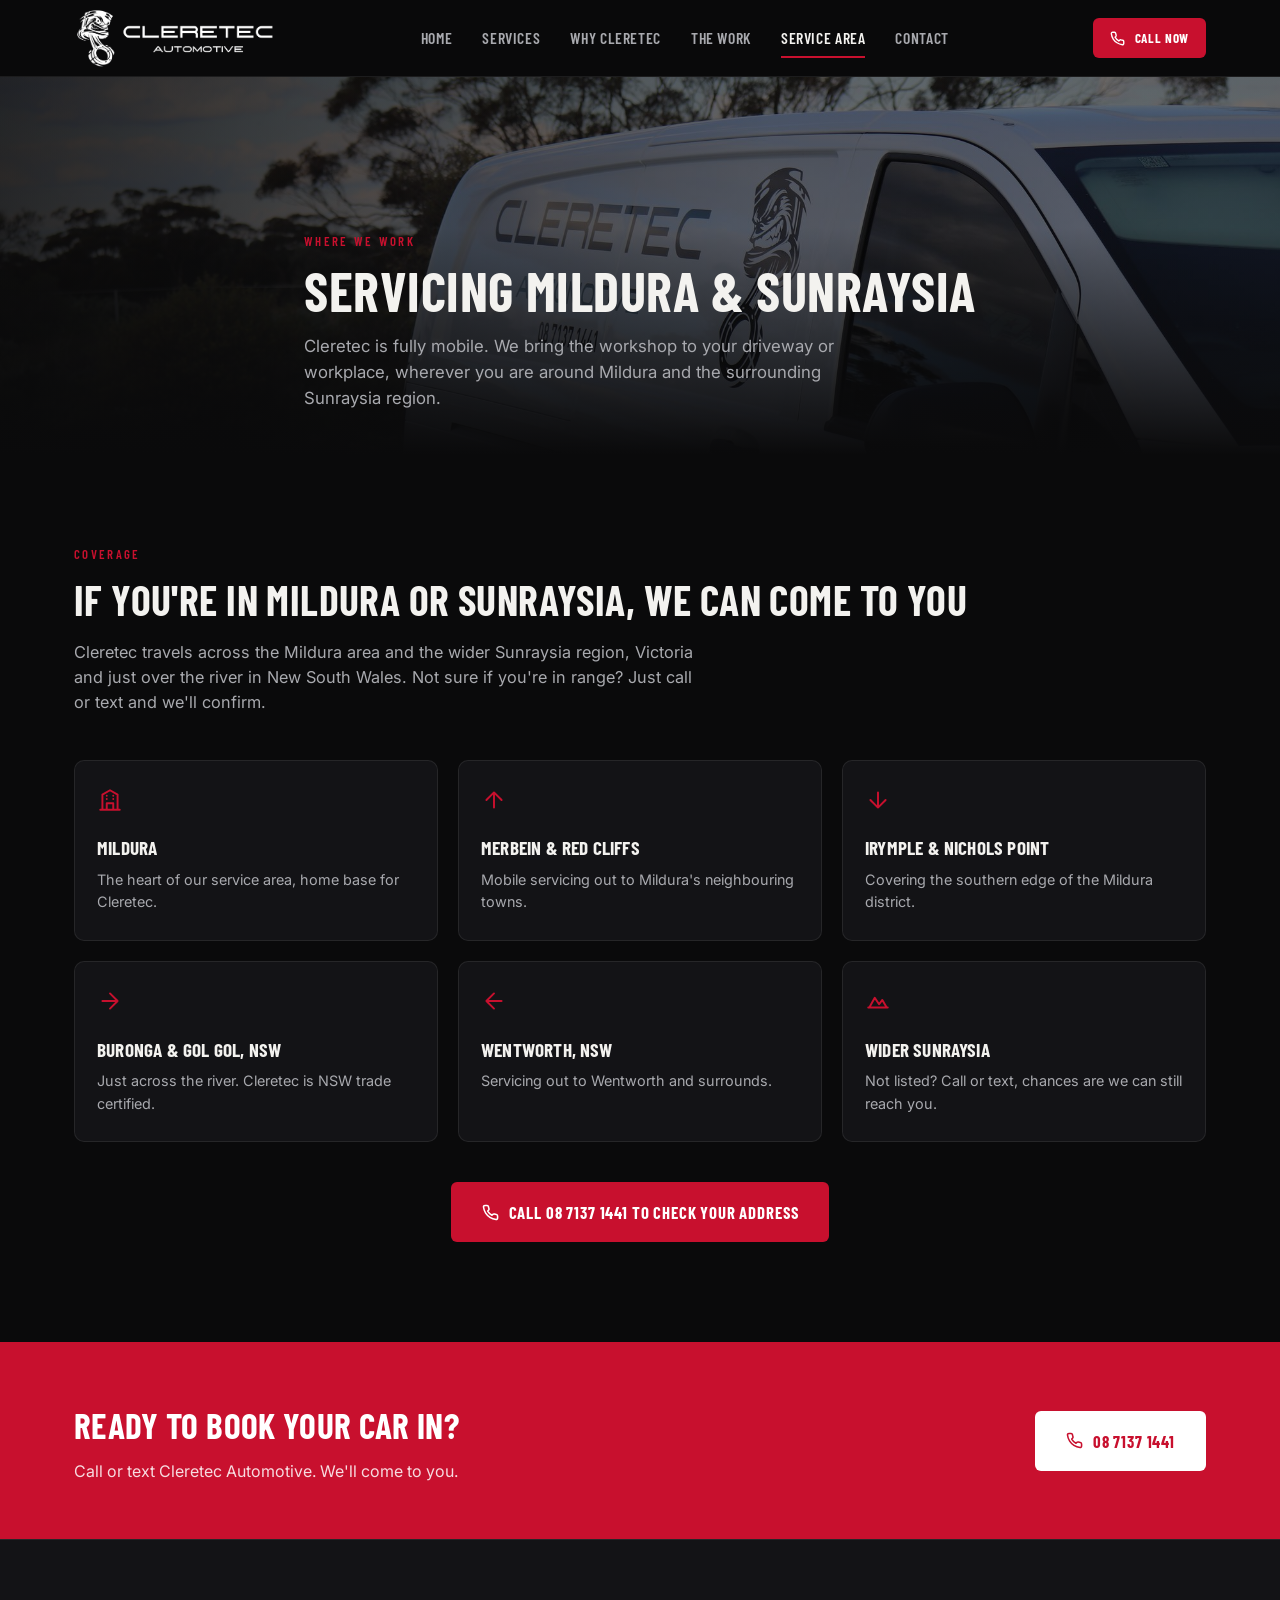
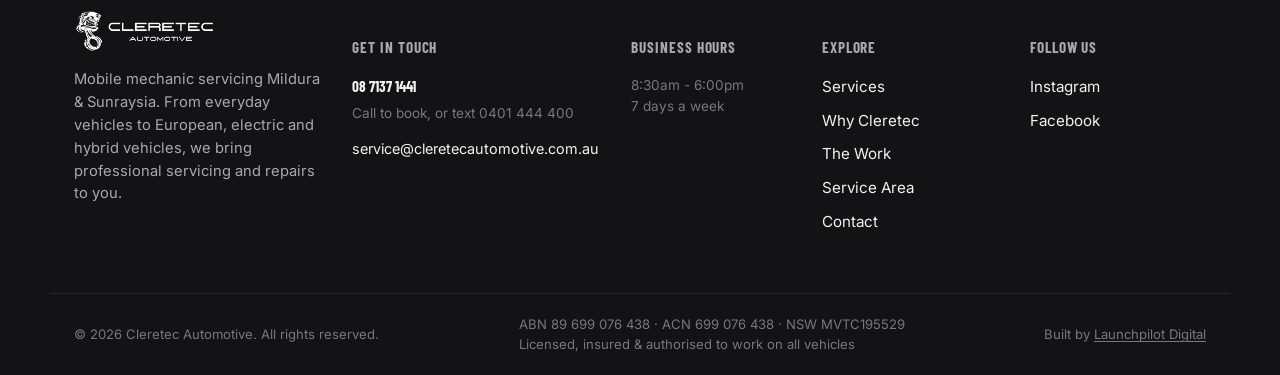
<file: service-area.html>
<!DOCTYPE html>
<html lang="en-AU">
<head>
<meta charset="UTF-8">
<meta name="viewport" content="width=device-width, initial-scale=1.0">
<title>Service Area | Cleretec Automotive Mobile Mechanic Mildura</title>
<meta name="description" content="Cleretec Automotive is a fully mobile mechanic covering Mildura and the Sunraysia region, including Merbein, Red Cliffs, Irymple, and across the border to Buronga, Gol Gol and Wentworth, NSW. We come to you.">
<meta name="theme-color" content="#0a0a0b">
<link rel="icon" type="image/png" sizes="32x32" href="images/favicon-32.png">
<link rel="apple-touch-icon" sizes="180x180" href="images/favicon-180.png">
<link rel="preconnect" href="https://fonts.googleapis.com">
<link rel="preconnect" href="https://fonts.gstatic.com" crossorigin>
<link href="https://fonts.googleapis.com/css2?family=Barlow+Condensed:wght@500;600;700;800&family=Inter:wght@400;500;600;700&display=swap" rel="stylesheet">
<link rel="stylesheet" href="css/styles.css">

<link rel="canonical" href="https://cleretecautomotive.com.au/service-area.html">

<meta property="og:type" content="website">
<meta property="og:site_name" content="Cleretec Automotive">
<meta property="og:title" content="Service Area | Cleretec Automotive Mobile Mechanic Mildura">
<meta property="og:description" content="Cleretec Automotive is a fully mobile mechanic covering Mildura and the Sunraysia region, including Merbein, Red Cliffs, Irymple, and across the border to Buronga, Gol Gol and Wentworth, NSW. We come to you.">
<meta property="og:url" content="https://cleretecautomotive.com.au/service-area.html">
<meta property="og:image" content="https://cleretecautomotive.com.au/images/og-image.jpg">
<meta property="og:image:width" content="1200">
<meta property="og:image:height" content="630">
<meta property="og:locale" content="en_AU">

<meta name="twitter:card" content="summary_large_image">
<meta name="twitter:title" content="Service Area | Cleretec Automotive Mobile Mechanic Mildura">
<meta name="twitter:description" content="Cleretec Automotive is a fully mobile mechanic covering Mildura and the Sunraysia region, including Merbein, Red Cliffs, Irymple, and across the border to Buronga, Gol Gol and Wentworth, NSW. We come to you.">
<meta name="twitter:image" content="https://cleretecautomotive.com.au/images/og-image.jpg">

<script type="application/ld+json">
{
  "@context": "https://schema.org",
  "@type": "AutoRepair",
  "@id": "https://cleretecautomotive.com.au/#business",
  "name": "Cleretec Automotive",
  "url": "https://cleretecautomotive.com.au/",
  "image": "https://cleretecautomotive.com.au/images/og-image.jpg",
  "logo": "https://cleretecautomotive.com.au/images/logo.png",
  "telephone": "+61871371441",
  "email": "service@cleretecautomotive.com.au",
  "description": "Fully mobile, licensed and insured mechanic based in Mildura, VIC, servicing the Sunraysia region. From everyday vehicles to Mercedes-Benz, BMW and all other European vehicles, plus electric and hybrid vehicles including Tesla. Approved for digital service records across Mercedes-Benz, BMW Group and Jaguar Land Rover, and a specialist in fleet vehicle servicing.",
  "priceRange": "$$",
  "areaServed": [
    {
      "@type": "City",
      "name": "Mildura, VIC"
    },
    {
      "@type": "Place",
      "name": "Merbein, VIC"
    },
    {
      "@type": "Place",
      "name": "Red Cliffs, VIC"
    },
    {
      "@type": "Place",
      "name": "Irymple, VIC"
    },
    {
      "@type": "Place",
      "name": "Nichols Point, VIC"
    },
    {
      "@type": "Place",
      "name": "Buronga, NSW"
    },
    {
      "@type": "Place",
      "name": "Gol Gol, NSW"
    },
    {
      "@type": "Place",
      "name": "Wentworth, NSW"
    }
  ],
  "address": {
    "@type": "PostalAddress",
    "addressLocality": "Mildura",
    "addressRegion": "VIC",
    "addressCountry": "AU"
  },
  "makesOffer": [
    {
      "@type": "Offer",
      "itemOffered": {
        "@type": "Service",
        "name": "European Specialist Servicing"
      }
    },
    {
      "@type": "Offer",
      "itemOffered": {
        "@type": "Service",
        "name": "General & Logbook Servicing"
      }
    },
    {
      "@type": "Offer",
      "itemOffered": {
        "@type": "Service",
        "name": "Engine & Transmission"
      }
    },
    {
      "@type": "Offer",
      "itemOffered": {
        "@type": "Service",
        "name": "Electrical Repairs & Diagnostics"
      }
    },
    {
      "@type": "Offer",
      "itemOffered": {
        "@type": "Service",
        "name": "Air Conditioning"
      }
    },
    {
      "@type": "Offer",
      "itemOffered": {
        "@type": "Service",
        "name": "Wheels & Tyres"
      }
    },
    {
      "@type": "Offer",
      "itemOffered": {
        "@type": "Service",
        "name": "Electric & Hybrid Vehicles"
      }
    },
    {
      "@type": "Offer",
      "itemOffered": {
        "@type": "Service",
        "name": "Accessories & Batteries"
      }
    },
    {
      "@type": "Offer",
      "itemOffered": {
        "@type": "Service",
        "name": "Fleet Vehicle Servicing"
      }
    }
  ]
}
</script>
<script type="application/ld+json">
{
  "@context": "https://schema.org",
  "@type": "BreadcrumbList",
  "itemListElement": [
    {
      "@type": "ListItem",
      "position": 1,
      "name": "Home",
      "item": "https://cleretecautomotive.com.au/"
    },
    {
      "@type": "ListItem",
      "position": 2,
      "name": "Service Area",
      "item": "https://cleretecautomotive.com.au/service-area.html"
    }
  ]
}
</script>
</head>
<body>
<div class="route-progress" id="routeProgress"></div>
<header class="site-header" id="siteHeader">
  <div class="site-header__inner">
    <a href="index.html" class="brand">
      <img src="images/logo.png" alt="Cleretec Automotive" class="brand__logo">
    </a>

    <nav class="nav" id="siteNav">
      <a href="index.html">Home</a>
      <a href="services.html">Services</a>
      <a href="why-cleretec.html">Why Cleretec</a>
      <a href="the-work.html">The Work</a>
      <a href="service-area.html" class="is-active">Service Area</a>
      <a href="contact.html">Contact</a>
    </nav>

    <div class="header__actions">
      <a href="tel:0871371441" class="btn btn--primary btn--sm">
        <svg width="15" height="15" viewBox="0 0 24 24" fill="none" stroke="currentColor" stroke-width="2.2" stroke-linecap="round" stroke-linejoin="round"><path d="M22 16.92v3a2 2 0 0 1-2.18 2 19.79 19.79 0 0 1-8.63-3.07 19.5 19.5 0 0 1-6-6 19.79 19.79 0 0 1-3.07-8.67A2 2 0 0 1 4.11 2h3a2 2 0 0 1 2 1.72c.127.96.361 1.903.7 2.81a2 2 0 0 1-.45 2.11L8.09 9.91a16 16 0 0 0 6 6l1.27-1.27a2 2 0 0 1 2.11-.45c.907.339 1.85.573 2.81.7A2 2 0 0 1 22 16.92z"/></svg>
        Call Now
      </a>
      <button class="nav-toggle" id="navToggle" aria-label="Toggle menu" aria-expanded="false">
        <span></span><span></span><span></span>
      </button>
    </div>
  </div>
</header>
<main>
  <section class="page-hero">
    <div class="page-hero__media">
      <img src="images/van-hero.jpg" alt="Cleretec Automotive service van" loading="eager">
      <div class="page-hero__scrim"></div>
    </div>
    <div class="page-hero__content container">
      <p class="eyebrow">Where We Work</p>
      <h1>Servicing Mildura &amp; Sunraysia</h1>
      <p class="page-hero__lead">Cleretec is fully mobile. We bring the workshop to your driveway or workplace, wherever you are around Mildura and the surrounding Sunraysia region.</p>
    </div>
  </section>
  <section class="area" style="padding-top:90px;">
    <div class="container">
      <p class="eyebrow">Coverage</p>
      <h2 class="section-title">If you're in Mildura or Sunraysia, we can come to you</h2>
      <p class="section-lead">Cleretec travels across the Mildura area and the wider Sunraysia region, Victoria and just over the river in New South Wales. Not sure if you're in range? Just call or text and we'll confirm.</p>

      <div class="area-cards">
        <div class="area-card">
          <svg width="26" height="26" viewBox="0 0 24 24" fill="none" stroke="currentColor" stroke-width="1.8" stroke-linecap="round" stroke-linejoin="round"><path d="M3 21h18M5 21V7l7-4 7 4v14M9 21v-6h6v6M9 11h.01M15 11h.01M9 8h.01M15 8h.01"/></svg>
          <h3>Mildura</h3>
          <p>The heart of our service area, home base for Cleretec.</p>
        </div>
        <div class="area-card">
          <svg width="26" height="26" viewBox="0 0 24 24" fill="none" stroke="currentColor" stroke-width="1.8" stroke-linecap="round" stroke-linejoin="round"><path d="M12 19V5M5 12l7-7 7 7"/></svg>
          <h3>Merbein &amp; Red Cliffs</h3>
          <p>Mobile servicing out to Mildura's neighbouring towns.</p>
        </div>
        <div class="area-card">
          <svg width="26" height="26" viewBox="0 0 24 24" fill="none" stroke="currentColor" stroke-width="1.8" stroke-linecap="round" stroke-linejoin="round"><path d="M12 5v14M5 12l7 7 7-7"/></svg>
          <h3>Irymple &amp; Nichols Point</h3>
          <p>Covering the southern edge of the Mildura district.</p>
        </div>
        <div class="area-card">
          <svg width="26" height="26" viewBox="0 0 24 24" fill="none" stroke="currentColor" stroke-width="1.8" stroke-linecap="round" stroke-linejoin="round"><path d="M5 12h14M12 5l7 7-7 7"/></svg>
          <h3>Buronga &amp; Gol Gol, NSW</h3>
          <p>Just across the river. Cleretec is NSW trade certified.</p>
        </div>
        <div class="area-card">
          <svg width="26" height="26" viewBox="0 0 24 24" fill="none" stroke="currentColor" stroke-width="1.8" stroke-linecap="round" stroke-linejoin="round"><path d="M19 12H5M12 19l-7-7 7-7"/></svg>
          <h3>Wentworth, NSW</h3>
          <p>Servicing out to Wentworth and surrounds.</p>
        </div>
        <div class="area-card">
          <svg width="26" height="26" viewBox="0 0 24 24" fill="none" stroke="currentColor" stroke-width="1.8" stroke-linecap="round" stroke-linejoin="round"><path d="M3 18h18M4 18l5-9 4 6 3-4 4 7"/></svg>
          <h3>Wider Sunraysia</h3>
          <p>Not listed? Call or text, chances are we can still reach you.</p>
        </div>
      </div>

      <div class="teaser-foot">
        <a href="tel:0871371441" class="btn btn--primary btn--lg">
          <svg width="17" height="17" viewBox="0 0 24 24" fill="none" stroke="currentColor" stroke-width="2.2" stroke-linecap="round" stroke-linejoin="round"><path d="M22 16.92v3a2 2 0 0 1-2.18 2 19.79 19.79 0 0 1-8.63-3.07 19.5 19.5 0 0 1-6-6 19.79 19.79 0 0 1-3.07-8.67A2 2 0 0 1 4.11 2h3a2 2 0 0 1 2 1.72c.127.96.361 1.903.7 2.81a2 2 0 0 1-.45 2.11L8.09 9.91a16 16 0 0 0 6 6l1.27-1.27a2 2 0 0 1 2.11-.45c.907.339 1.85.573 2.81.7A2 2 0 0 1 22 16.92z"/></svg>
          Call 08 7137 1441 to check your address
        </a>
      </div>
    </div>
  </section>
  <section class="cta-banner">
    <div class="container cta-banner__inner">
      <div>
        <h2>Ready to book your car in?</h2>
        <p>Call or text Cleretec Automotive. We'll come to you.</p>
      </div>
      <a href="tel:0871371441" class="btn btn--primary btn--lg">
        <svg width="17" height="17" viewBox="0 0 24 24" fill="none" stroke="currentColor" stroke-width="2.2" stroke-linecap="round" stroke-linejoin="round"><path d="M22 16.92v3a2 2 0 0 1-2.18 2 19.79 19.79 0 0 1-8.63-3.07 19.5 19.5 0 0 1-6-6 19.79 19.79 0 0 1-3.07-8.67A2 2 0 0 1 4.11 2h3a2 2 0 0 1 2 1.72c.127.96.361 1.903.7 2.81a2 2 0 0 1-.45 2.11L8.09 9.91a16 16 0 0 0 6 6l1.27-1.27a2 2 0 0 1 2.11-.45c.907.339 1.85.573 2.81.7A2 2 0 0 1 22 16.92z"/></svg>
        08 7137 1441
      </a>
    </div>
  </section>
</main>

<footer class="site-footer" id="contact-footer">
  <div class="container footer__inner">
    <div class="footer__brand">
      <img src="images/logo.png" alt="Cleretec Automotive" class="footer__logo">
      <p>Mobile mechanic servicing Mildura &amp; Sunraysia. From everyday vehicles to European, electric and hybrid vehicles, we bring professional servicing and repairs to you.</p>
    </div>

    <div class="footer__col">
      <h5>Get In Touch</h5>
      <a href="tel:0871371441" class="footer__phone">08 7137 1441</a>
      <p class="footer__note">Call to book, or text 0401 444 400</p>
      <a href="mailto:service@cleretecautomotive.com.au" class="footer__email">service@cleretecautomotive.com.au</a>
    </div>

    <div class="footer__col">
      <h5>Business Hours</h5>
      <p class="footer__note">8:30am - 6:00pm<br>7 days a week</p>
    </div>

    <div class="footer__col">
      <h5>Explore</h5>
      <a href="services.html">Services</a>
      <a href="why-cleretec.html">Why Cleretec</a>
      <a href="the-work.html">The Work</a>
      <a href="service-area.html">Service Area</a>
      <a href="contact.html">Contact</a>
    </div>

    <div class="footer__col">
      <h5>Follow Us</h5>
      <a href="https://www.instagram.com/cleretec/" target="_blank" rel="noopener">Instagram</a>
      <a href="https://www.facebook.com/people/Cleretec-Automotive/61591889998039/" target="_blank" rel="noopener">Facebook</a>
    </div>
  </div>
  <div class="footer__bottom container">
    <p>&copy; <span id="year"></span> Cleretec Automotive. All rights reserved.</p>
    <p class="footer__legal">ABN 89 699 076 438 &middot; ACN 699 076 438 &middot; NSW MVTC195529<br>Licensed, insured &amp; authorised to work on all vehicles</p>
    <p class="footer__credit">Built by <a href="https://launchpilotdigital.com.au" target="_blank" rel="noopener">Launchpilot Digital</a></p>
  </div>
</footer>

<a href="tel:0871371441" class="mobile-call-fab" aria-label="Call Cleretec Automotive">
  <svg width="22" height="22" viewBox="0 0 24 24" fill="none" stroke="currentColor" stroke-width="2.2" stroke-linecap="round" stroke-linejoin="round"><path d="M22 16.92v3a2 2 0 0 1-2.18 2 19.79 19.79 0 0 1-8.63-3.07 19.5 19.5 0 0 1-6-6 19.79 19.79 0 0 1-3.07-8.67A2 2 0 0 1 4.11 2h3a2 2 0 0 1 2 1.72c.127.96.361 1.903.7 2.81a2 2 0 0 1-.45 2.11L8.09 9.91a16 16 0 0 0 6 6l1.27-1.27a2 2 0 0 1 2.11-.45c.907.339 1.85.573 2.81.7A2 2 0 0 1 22 16.92z"/></svg>
</a>

<script src="js/main.js"></script>
</body>
</html>
</file>
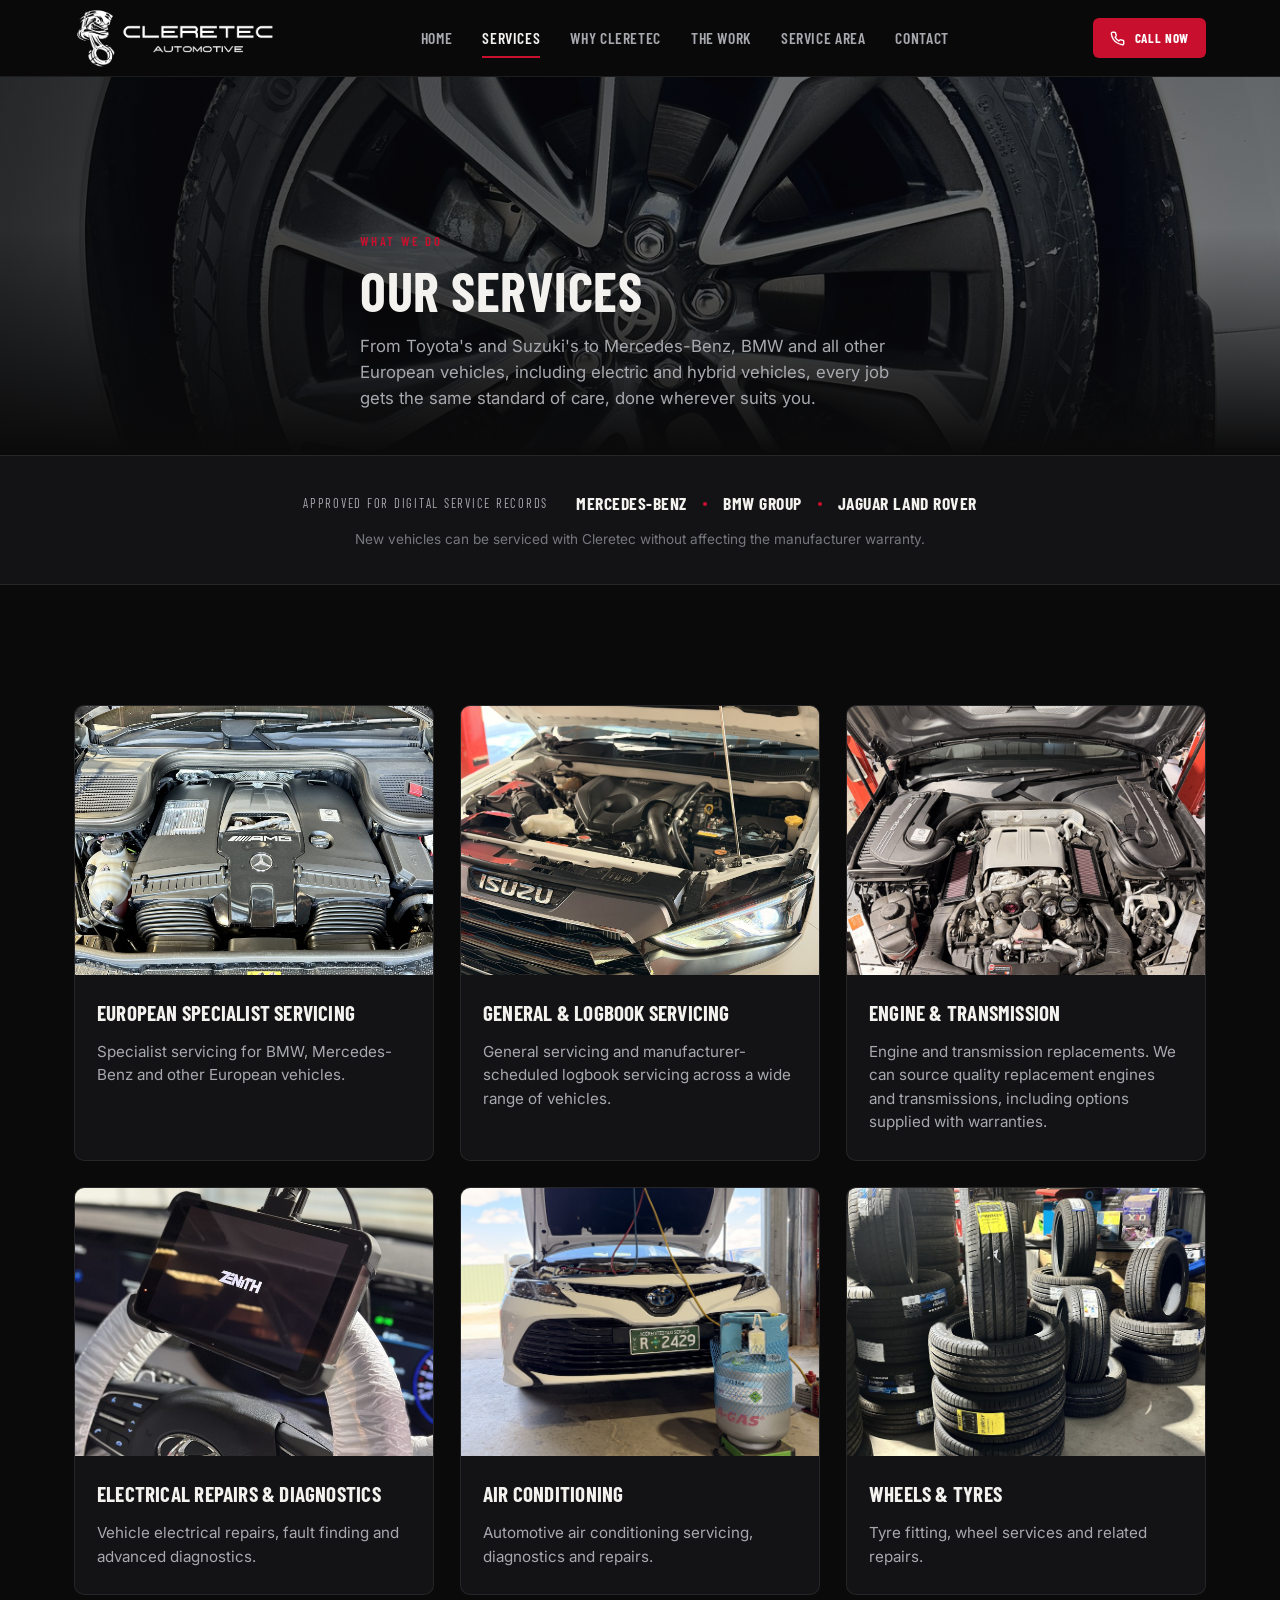
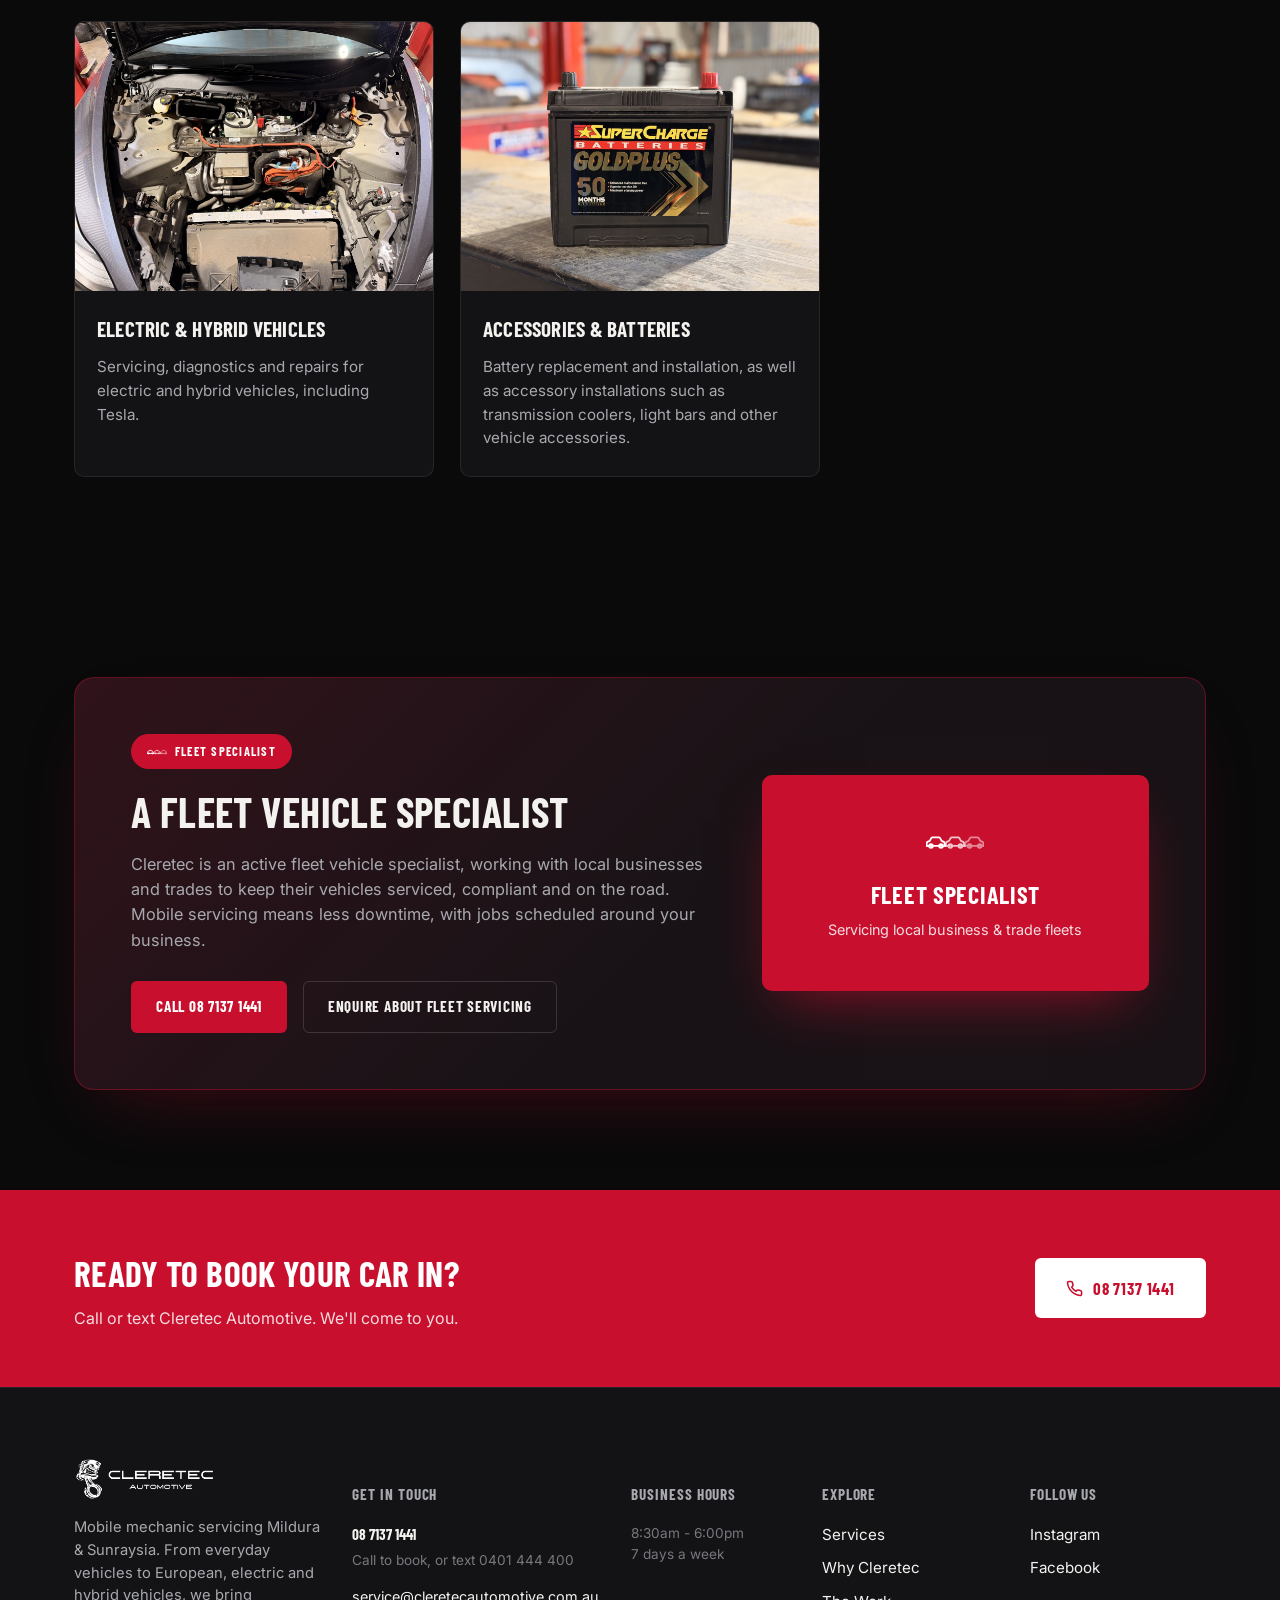
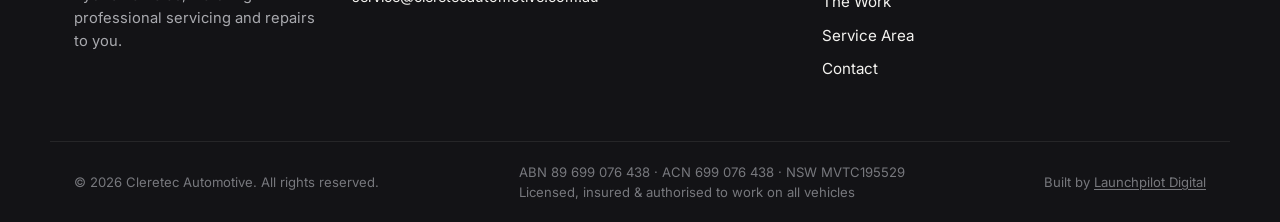
<file: services.html>
<!DOCTYPE html>
<html lang="en-AU">
<head>
<meta charset="UTF-8">
<meta name="viewport" content="width=device-width, initial-scale=1.0">
<title>Our Services | Cleretec Automotive Mobile Mechanic</title>
<meta name="description" content="From everyday vehicles to Mercedes-Benz, BMW and other European vehicles, plus electric, hybrid and fleet vehicles. General servicing, engine and transmission work, electrical diagnostics, air conditioning, wheels and tyres, all done mobile across Mildura &amp; the Sunraysia region.">
<meta name="theme-color" content="#0a0a0b">
<link rel="icon" type="image/png" sizes="32x32" href="images/favicon-32.png">
<link rel="apple-touch-icon" sizes="180x180" href="images/favicon-180.png">
<link rel="preconnect" href="https://fonts.googleapis.com">
<link rel="preconnect" href="https://fonts.gstatic.com" crossorigin>
<link href="https://fonts.googleapis.com/css2?family=Barlow+Condensed:wght@500;600;700;800&family=Inter:wght@400;500;600;700&display=swap" rel="stylesheet">
<link rel="stylesheet" href="css/styles.css">

<link rel="canonical" href="https://cleretecautomotive.com.au/services.html">

<meta property="og:type" content="website">
<meta property="og:site_name" content="Cleretec Automotive">
<meta property="og:title" content="Our Services | Cleretec Automotive Mobile Mechanic">
<meta property="og:description" content="From everyday vehicles to Mercedes-Benz, BMW and other European vehicles, plus electric, hybrid and fleet vehicles. General servicing, engine and transmission work, electrical diagnostics, air conditioning, wheels and tyres, all done mobile across Mildura &amp; the Sunraysia region.">
<meta property="og:url" content="https://cleretecautomotive.com.au/services.html">
<meta property="og:image" content="https://cleretecautomotive.com.au/images/og-image.jpg">
<meta property="og:image:width" content="1200">
<meta property="og:image:height" content="630">
<meta property="og:locale" content="en_AU">

<meta name="twitter:card" content="summary_large_image">
<meta name="twitter:title" content="Our Services | Cleretec Automotive Mobile Mechanic">
<meta name="twitter:description" content="From everyday vehicles to Mercedes-Benz, BMW and other European vehicles, plus electric, hybrid and fleet vehicles. General servicing, engine and transmission work, electrical diagnostics, air conditioning, wheels and tyres, all done mobile across Mildura &amp; the Sunraysia region.">
<meta name="twitter:image" content="https://cleretecautomotive.com.au/images/og-image.jpg">

<script type="application/ld+json">
{
  "@context": "https://schema.org",
  "@type": "AutoRepair",
  "@id": "https://cleretecautomotive.com.au/#business",
  "name": "Cleretec Automotive",
  "url": "https://cleretecautomotive.com.au/",
  "image": "https://cleretecautomotive.com.au/images/og-image.jpg",
  "logo": "https://cleretecautomotive.com.au/images/logo.png",
  "telephone": "+61871371441",
  "email": "service@cleretecautomotive.com.au",
  "description": "Fully mobile, licensed and insured mechanic based in Mildura, VIC, servicing the Sunraysia region. From everyday vehicles to Mercedes-Benz, BMW and all other European vehicles, plus electric and hybrid vehicles including Tesla. Approved for digital service records across Mercedes-Benz, BMW Group and Jaguar Land Rover, and a specialist in fleet vehicle servicing.",
  "priceRange": "$$",
  "areaServed": [
    {
      "@type": "City",
      "name": "Mildura, VIC"
    },
    {
      "@type": "Place",
      "name": "Merbein, VIC"
    },
    {
      "@type": "Place",
      "name": "Red Cliffs, VIC"
    },
    {
      "@type": "Place",
      "name": "Irymple, VIC"
    },
    {
      "@type": "Place",
      "name": "Nichols Point, VIC"
    },
    {
      "@type": "Place",
      "name": "Buronga, NSW"
    },
    {
      "@type": "Place",
      "name": "Gol Gol, NSW"
    },
    {
      "@type": "Place",
      "name": "Wentworth, NSW"
    }
  ],
  "address": {
    "@type": "PostalAddress",
    "addressLocality": "Mildura",
    "addressRegion": "VIC",
    "addressCountry": "AU"
  },
  "makesOffer": [
    {
      "@type": "Offer",
      "itemOffered": {
        "@type": "Service",
        "name": "European Specialist Servicing"
      }
    },
    {
      "@type": "Offer",
      "itemOffered": {
        "@type": "Service",
        "name": "General & Logbook Servicing"
      }
    },
    {
      "@type": "Offer",
      "itemOffered": {
        "@type": "Service",
        "name": "Engine & Transmission"
      }
    },
    {
      "@type": "Offer",
      "itemOffered": {
        "@type": "Service",
        "name": "Electrical Repairs & Diagnostics"
      }
    },
    {
      "@type": "Offer",
      "itemOffered": {
        "@type": "Service",
        "name": "Air Conditioning"
      }
    },
    {
      "@type": "Offer",
      "itemOffered": {
        "@type": "Service",
        "name": "Wheels & Tyres"
      }
    },
    {
      "@type": "Offer",
      "itemOffered": {
        "@type": "Service",
        "name": "Electric & Hybrid Vehicles"
      }
    },
    {
      "@type": "Offer",
      "itemOffered": {
        "@type": "Service",
        "name": "Accessories & Batteries"
      }
    },
    {
      "@type": "Offer",
      "itemOffered": {
        "@type": "Service",
        "name": "Fleet Vehicle Servicing"
      }
    }
  ]
}
</script>
<script type="application/ld+json">
{
  "@context": "https://schema.org",
  "@type": "BreadcrumbList",
  "itemListElement": [
    {
      "@type": "ListItem",
      "position": 1,
      "name": "Home",
      "item": "https://cleretecautomotive.com.au/"
    },
    {
      "@type": "ListItem",
      "position": 2,
      "name": "Services",
      "item": "https://cleretecautomotive.com.au/services.html"
    }
  ]
}
</script>
</head>
<body>
<div class="route-progress" id="routeProgress"></div>
<header class="site-header" id="siteHeader">
  <div class="site-header__inner">
    <a href="index.html" class="brand">
      <img src="images/logo.png" alt="Cleretec Automotive" class="brand__logo">
    </a>

    <nav class="nav" id="siteNav">
      <a href="index.html">Home</a>
      <a href="services.html" class="is-active">Services</a>
      <a href="why-cleretec.html">Why Cleretec</a>
      <a href="the-work.html">The Work</a>
      <a href="service-area.html">Service Area</a>
      <a href="contact.html">Contact</a>
    </nav>

    <div class="header__actions">
      <a href="tel:0871371441" class="btn btn--primary btn--sm">
        <svg width="15" height="15" viewBox="0 0 24 24" fill="none" stroke="currentColor" stroke-width="2.2" stroke-linecap="round" stroke-linejoin="round"><path d="M22 16.92v3a2 2 0 0 1-2.18 2 19.79 19.79 0 0 1-8.63-3.07 19.5 19.5 0 0 1-6-6 19.79 19.79 0 0 1-3.07-8.67A2 2 0 0 1 4.11 2h3a2 2 0 0 1 2 1.72c.127.96.361 1.903.7 2.81a2 2 0 0 1-.45 2.11L8.09 9.91a16 16 0 0 0 6 6l1.27-1.27a2 2 0 0 1 2.11-.45c.907.339 1.85.573 2.81.7A2 2 0 0 1 22 16.92z"/></svg>
        Call Now
      </a>
      <button class="nav-toggle" id="navToggle" aria-label="Toggle menu" aria-expanded="false">
        <span></span><span></span><span></span>
      </button>
    </div>
  </div>
</header>
<main>
  <section class="page-hero">
    <div class="page-hero__media">
      <img src="images/bmw-engine.jpg" alt="BMW TwinPower Turbo engine bay" loading="eager">
      <div class="page-hero__scrim"></div>
    </div>
    <div class="page-hero__content container">
      <p class="eyebrow">What We Do</p>
      <h1>Our Services</h1>
      <p class="page-hero__lead">From Toyota's and Suzuki's to Mercedes-Benz, BMW and all other European vehicles, including electric and hybrid vehicles, every job gets the same standard of care, done wherever suits you.</p>
    </div>
  </section>
  <section class="brands-strip">
    <div class="container brands-strip__inner">
      <span class="brands-strip__label">Approved For Digital Service Records</span>
      <span class="brands-strip__names">
        Mercedes-Benz <span class="dot"></span> BMW Group <span class="dot"></span> Jaguar Land Rover
      </span>
      <p class="brands-strip__note">New vehicles can be serviced with Cleretec without affecting the manufacturer warranty.</p>
    </div>
  </section>
  <section class="services">
    <div class="container">
      <div class="grid grid--services">

        <article class="card">
          <div class="card__media"><img src="images/amg-v8.jpg" alt="AMG V8 engine bay" loading="lazy"></div>
          <div class="card__body">
            <h3>European Specialist Servicing</h3>
            <p>Specialist servicing for BMW, Mercedes-Benz and other European vehicles.</p>
          </div>
        </article>

        <article class="card">
          <div class="card__media"><img src="images/isuzu-engine.jpg" alt="General servicing on a modern SUV engine bay" loading="lazy"></div>
          <div class="card__body">
            <h3>General &amp; Logbook Servicing</h3>
            <p>General servicing and manufacturer-scheduled logbook servicing across a wide range of vehicles.</p>
          </div>
        </article>

        <article class="card">
          <div class="card__media"><img src="images/hero-amg-engine.jpg" alt="Engine bay during a Cleretec Automotive service" loading="lazy"></div>
          <div class="card__body">
            <h3>Engine &amp; Transmission</h3>
            <p>Engine and transmission replacements. We can source quality replacement engines and transmissions, including options supplied with warranties.</p>
          </div>
        </article>

        <article class="card">
          <div class="card__media"><img src="images/diagnostic-scanner.jpg" alt="Dealer-level diagnostic scanner in use" loading="lazy"></div>
          <div class="card__body">
            <h3>Electrical Repairs &amp; Diagnostics</h3>
            <p>Vehicle electrical repairs, fault finding and advanced diagnostics.</p>
          </div>
        </article>

        <article class="card">
          <div class="card__media"><img src="images/aircon-regas.jpg" alt="Cleretec Automotive air conditioning regas equipment connected to an engine bay" loading="lazy"></div>
          <div class="card__body">
            <h3>Air Conditioning</h3>
            <p>Automotive air conditioning servicing, diagnostics and repairs.</p>
          </div>
        </article>

        <article class="card">
          <div class="card__media"><img src="images/tyres-stacked.jpg" alt="Tyres stocked and ready for fitting at Cleretec Automotive" loading="lazy"></div>
          <div class="card__body">
            <h3>Wheels &amp; Tyres</h3>
            <p>Tyre fitting, wheel services and related repairs.</p>
          </div>
        </article>

        <article class="card">
          <div class="card__media"><img src="images/hybrid-hv-cables.jpg" alt="Hybrid vehicle high-voltage system" loading="lazy"></div>
          <div class="card__body">
            <h3>Electric &amp; Hybrid Vehicles</h3>
            <p>Servicing, diagnostics and repairs for electric and hybrid vehicles, including Tesla.</p>
          </div>
        </article>

        <article class="card">
          <div class="card__media"><img src="images/battery.jpg" alt="Replacement car battery fitted by Cleretec Automotive" loading="lazy"></div>
          <div class="card__body">
            <h3>Accessories &amp; Batteries</h3>
            <p>Battery replacement and installation, as well as accessory installations such as transmission coolers, light bars and other vehicle accessories.</p>
          </div>
        </article>

      </div>
    </div>
  </section>

  <!-- FLEET VEHICLES -->
  <section class="fleet">
    <div class="container">
      <div class="fleet__panel area__grid">
        <div>
          <span class="fleet__tag">
            <svg width="20" height="10" viewBox="0 0 42 20" fill="none" stroke="currentColor" stroke-width="1.8" stroke-linecap="round" stroke-linejoin="round"><path d="M0.5 15V13a1 1 0 0 1 .6-.9l1.6-.7 1-1.9A1.3 1.3 0 0 1 4.85 8.8h4.3a1.3 1.3 0 0 1 1.15.7l1 1.9 1.6.7a1 1 0 0 1 .6.9v2"/><path d="M0.5 15h13.5"/><circle cx="3.6" cy="15" r="1.35"/><circle cx="10.9" cy="15" r="1.35"/><g transform="translate(14,0)" opacity="0.75"><path d="M0.5 15V13a1 1 0 0 1 .6-.9l1.6-.7 1-1.9A1.3 1.3 0 0 1 4.85 8.8h4.3a1.3 1.3 0 0 1 1.15.7l1 1.9 1.6.7a1 1 0 0 1 .6.9v2"/><path d="M0.5 15h13.5"/><circle cx="3.6" cy="15" r="1.35"/><circle cx="10.9" cy="15" r="1.35"/></g><g transform="translate(28,0)" opacity="0.5"><path d="M0.5 15V13a1 1 0 0 1 .6-.9l1.6-.7 1-1.9A1.3 1.3 0 0 1 4.85 8.8h4.3a1.3 1.3 0 0 1 1.15.7l1 1.9 1.6.7a1 1 0 0 1 .6.9v2"/><path d="M0.5 15h13.5"/><circle cx="3.6" cy="15" r="1.35"/><circle cx="10.9" cy="15" r="1.35"/></g></svg>
            Fleet Specialist
          </span>
          <h2 class="section-title">A fleet vehicle specialist</h2>
          <p class="section-lead">Cleretec is an active fleet vehicle specialist, working with local businesses and trades to keep their vehicles serviced, compliant and on the road. Mobile servicing means less downtime, with jobs scheduled around your business.</p>
          <div class="hero__actions" style="margin-bottom:0;">
            <a href="tel:0871371441" class="btn btn--primary">
              Call 08 7137 1441
            </a>
            <a href="contact.html" class="btn btn--ghost">Enquire About Fleet Servicing</a>
          </div>
        </div>
        <div class="fleet__badge">
          <svg width="58" height="28" viewBox="0 0 42 20" fill="none" stroke="currentColor" stroke-width="1.3" stroke-linecap="round" stroke-linejoin="round"><path d="M0.5 15V13a1 1 0 0 1 .6-.9l1.6-.7 1-1.9A1.3 1.3 0 0 1 4.85 8.8h4.3a1.3 1.3 0 0 1 1.15.7l1 1.9 1.6.7a1 1 0 0 1 .6.9v2"/><path d="M0.5 15h13.5"/><circle cx="3.6" cy="15" r="1.35"/><circle cx="10.9" cy="15" r="1.35"/><g transform="translate(14,0)" opacity="0.75"><path d="M0.5 15V13a1 1 0 0 1 .6-.9l1.6-.7 1-1.9A1.3 1.3 0 0 1 4.85 8.8h4.3a1.3 1.3 0 0 1 1.15.7l1 1.9 1.6.7a1 1 0 0 1 .6.9v2"/><path d="M0.5 15h13.5"/><circle cx="3.6" cy="15" r="1.35"/><circle cx="10.9" cy="15" r="1.35"/></g><g transform="translate(28,0)" opacity="0.5"><path d="M0.5 15V13a1 1 0 0 1 .6-.9l1.6-.7 1-1.9A1.3 1.3 0 0 1 4.85 8.8h4.3a1.3 1.3 0 0 1 1.15.7l1 1.9 1.6.7a1 1 0 0 1 .6.9v2"/><path d="M0.5 15h13.5"/><circle cx="3.6" cy="15" r="1.35"/><circle cx="10.9" cy="15" r="1.35"/></g></svg>
          <p>Fleet Specialist</p>
          <span>Servicing local business &amp; trade fleets</span>
        </div>
      </div>
    </div>
  </section>
  <section class="cta-banner">
    <div class="container cta-banner__inner">
      <div>
        <h2>Ready to book your car in?</h2>
        <p>Call or text Cleretec Automotive. We'll come to you.</p>
      </div>
      <a href="tel:0871371441" class="btn btn--primary btn--lg">
        <svg width="17" height="17" viewBox="0 0 24 24" fill="none" stroke="currentColor" stroke-width="2.2" stroke-linecap="round" stroke-linejoin="round"><path d="M22 16.92v3a2 2 0 0 1-2.18 2 19.79 19.79 0 0 1-8.63-3.07 19.5 19.5 0 0 1-6-6 19.79 19.79 0 0 1-3.07-8.67A2 2 0 0 1 4.11 2h3a2 2 0 0 1 2 1.72c.127.96.361 1.903.7 2.81a2 2 0 0 1-.45 2.11L8.09 9.91a16 16 0 0 0 6 6l1.27-1.27a2 2 0 0 1 2.11-.45c.907.339 1.85.573 2.81.7A2 2 0 0 1 22 16.92z"/></svg>
        08 7137 1441
      </a>
    </div>
  </section>
</main>

<footer class="site-footer" id="contact-footer">
  <div class="container footer__inner">
    <div class="footer__brand">
      <img src="images/logo.png" alt="Cleretec Automotive" class="footer__logo">
      <p>Mobile mechanic servicing Mildura &amp; Sunraysia. From everyday vehicles to European, electric and hybrid vehicles, we bring professional servicing and repairs to you.</p>
    </div>

    <div class="footer__col">
      <h5>Get In Touch</h5>
      <a href="tel:0871371441" class="footer__phone">08 7137 1441</a>
      <p class="footer__note">Call to book, or text 0401 444 400</p>
      <a href="mailto:service@cleretecautomotive.com.au" class="footer__email">service@cleretecautomotive.com.au</a>
    </div>

    <div class="footer__col">
      <h5>Business Hours</h5>
      <p class="footer__note">8:30am - 6:00pm<br>7 days a week</p>
    </div>

    <div class="footer__col">
      <h5>Explore</h5>
      <a href="services.html">Services</a>
      <a href="why-cleretec.html">Why Cleretec</a>
      <a href="the-work.html">The Work</a>
      <a href="service-area.html">Service Area</a>
      <a href="contact.html">Contact</a>
    </div>

    <div class="footer__col">
      <h5>Follow Us</h5>
      <a href="https://www.instagram.com/cleretec/" target="_blank" rel="noopener">Instagram</a>
      <a href="https://www.facebook.com/people/Cleretec-Automotive/61591889998039/" target="_blank" rel="noopener">Facebook</a>
    </div>
  </div>
  <div class="footer__bottom container">
    <p>&copy; <span id="year"></span> Cleretec Automotive. All rights reserved.</p>
    <p class="footer__legal">ABN 89 699 076 438 &middot; ACN 699 076 438 &middot; NSW MVTC195529<br>Licensed, insured &amp; authorised to work on all vehicles</p>
    <p class="footer__credit">Built by <a href="https://launchpilotdigital.com.au" target="_blank" rel="noopener">Launchpilot Digital</a></p>
  </div>
</footer>

<a href="tel:0871371441" class="mobile-call-fab" aria-label="Call Cleretec Automotive">
  <svg width="22" height="22" viewBox="0 0 24 24" fill="none" stroke="currentColor" stroke-width="2.2" stroke-linecap="round" stroke-linejoin="round"><path d="M22 16.92v3a2 2 0 0 1-2.18 2 19.79 19.79 0 0 1-8.63-3.07 19.5 19.5 0 0 1-6-6 19.79 19.79 0 0 1-3.07-8.67A2 2 0 0 1 4.11 2h3a2 2 0 0 1 2 1.72c.127.96.361 1.903.7 2.81a2 2 0 0 1-.45 2.11L8.09 9.91a16 16 0 0 0 6 6l1.27-1.27a2 2 0 0 1 2.11-.45c.907.339 1.85.573 2.81.7A2 2 0 0 1 22 16.92z"/></svg>
</a>

<script src="js/main.js"></script>
</body>
</html>
</file>
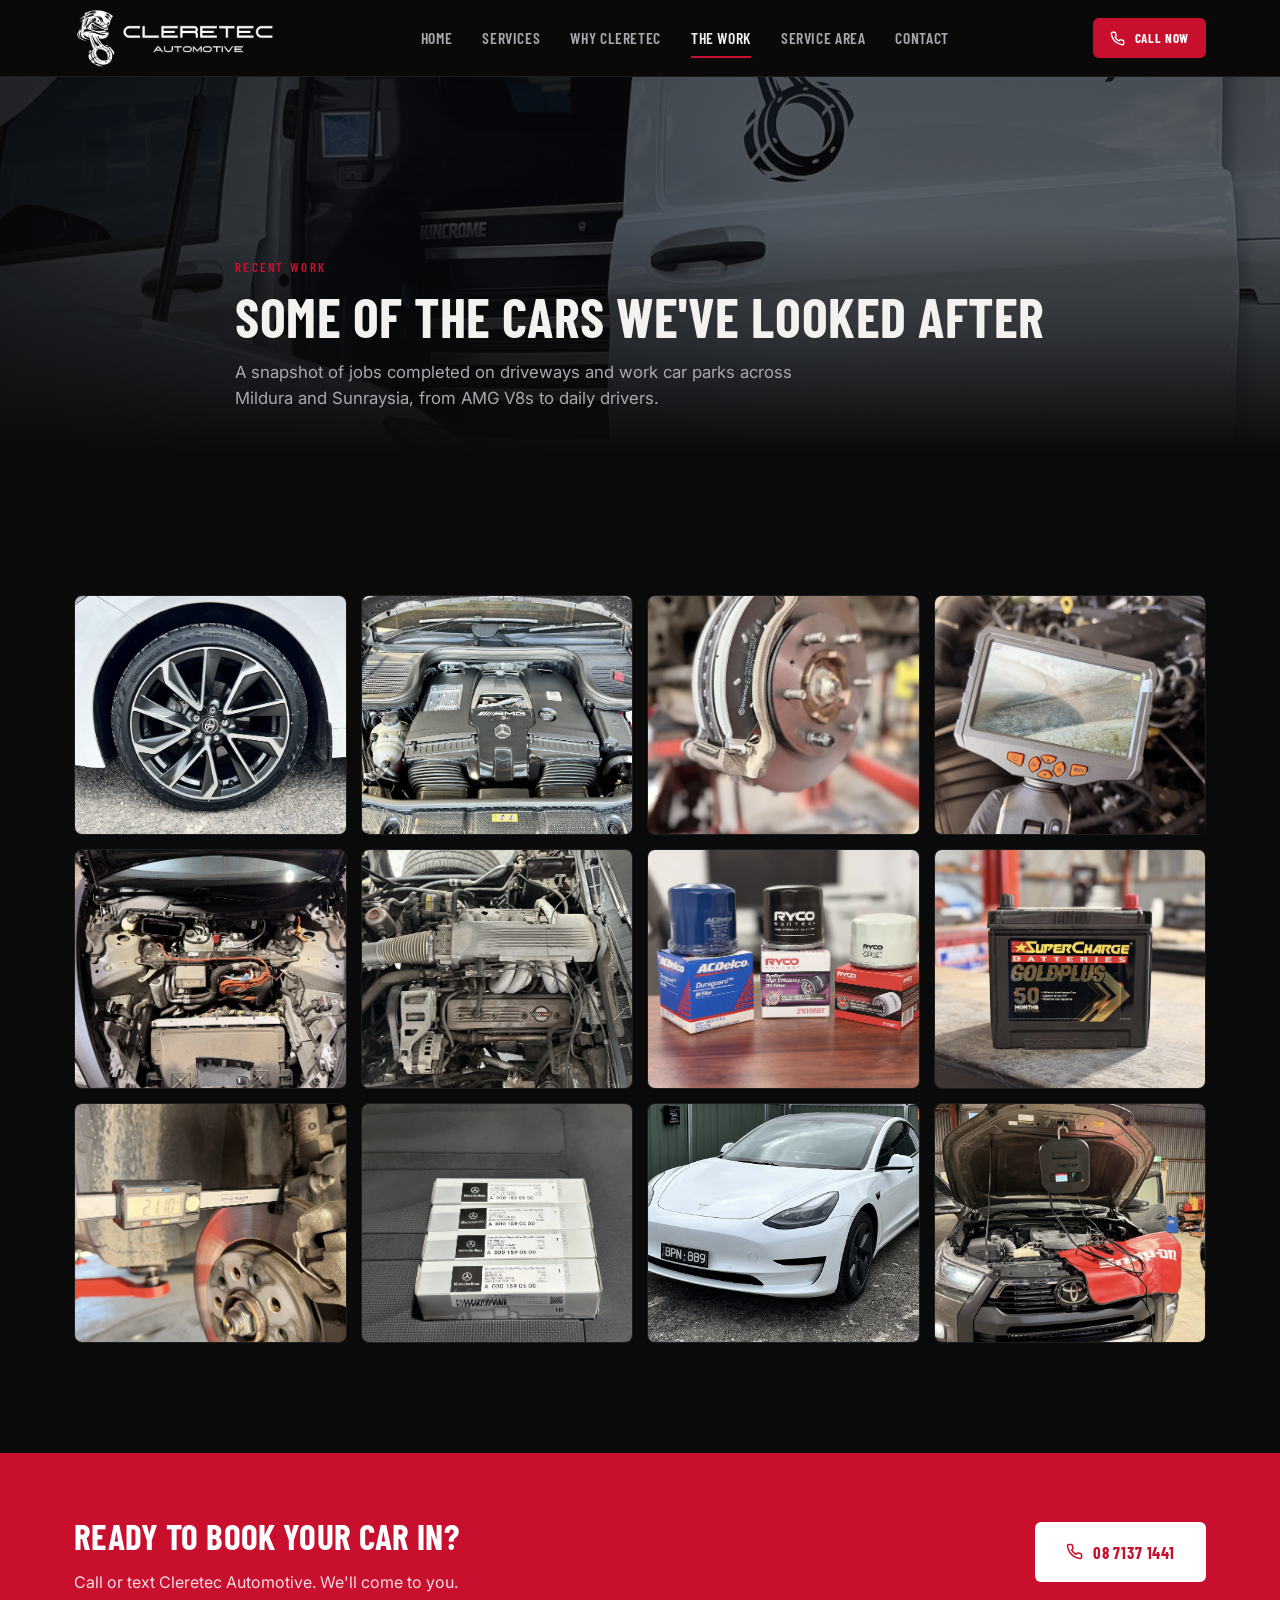
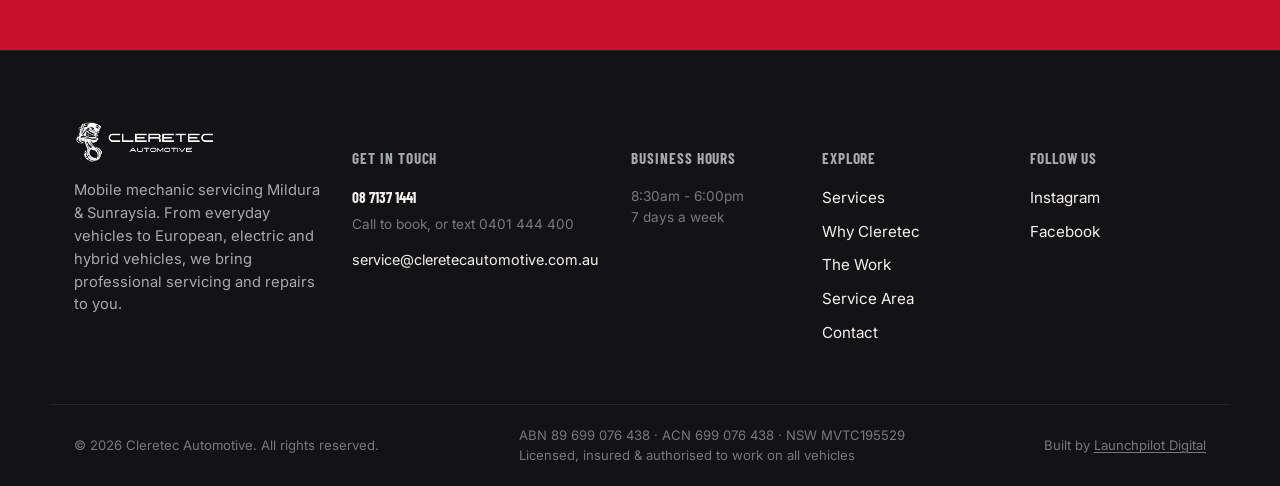
<file: the-work.html>
<!DOCTYPE html>
<html lang="en-AU">
<head>
<meta charset="UTF-8">
<meta name="viewport" content="width=device-width, initial-scale=1.0">
<title>The Work | Cleretec Automotive Mobile Mechanic</title>
<meta name="description" content="A look at recent jobs from Cleretec Automotive. Everyday vehicles, European engine bays, Brembo brake work, diagnostics and more, all completed on-site across Mildura &amp; the Sunraysia region.">
<meta name="theme-color" content="#0a0a0b">
<link rel="icon" type="image/png" sizes="32x32" href="images/favicon-32.png">
<link rel="apple-touch-icon" sizes="180x180" href="images/favicon-180.png">
<link rel="preconnect" href="https://fonts.googleapis.com">
<link rel="preconnect" href="https://fonts.gstatic.com" crossorigin>
<link href="https://fonts.googleapis.com/css2?family=Barlow+Condensed:wght@500;600;700;800&family=Inter:wght@400;500;600;700&display=swap" rel="stylesheet">
<link rel="stylesheet" href="css/styles.css">

<link rel="canonical" href="https://cleretecautomotive.com.au/the-work.html">

<meta property="og:type" content="website">
<meta property="og:site_name" content="Cleretec Automotive">
<meta property="og:title" content="The Work | Cleretec Automotive Mobile Mechanic">
<meta property="og:description" content="A look at recent jobs from Cleretec Automotive. Everyday vehicles, European engine bays, Brembo brake work, diagnostics and more, all completed on-site across Mildura &amp; the Sunraysia region.">
<meta property="og:url" content="https://cleretecautomotive.com.au/the-work.html">
<meta property="og:image" content="https://cleretecautomotive.com.au/images/og-image.jpg">
<meta property="og:image:width" content="1200">
<meta property="og:image:height" content="630">
<meta property="og:locale" content="en_AU">

<meta name="twitter:card" content="summary_large_image">
<meta name="twitter:title" content="The Work | Cleretec Automotive Mobile Mechanic">
<meta name="twitter:description" content="A look at recent jobs from Cleretec Automotive. Everyday vehicles, European engine bays, Brembo brake work, diagnostics and more, all completed on-site across Mildura &amp; the Sunraysia region.">
<meta name="twitter:image" content="https://cleretecautomotive.com.au/images/og-image.jpg">

<script type="application/ld+json">
{
  "@context": "https://schema.org",
  "@type": "AutoRepair",
  "@id": "https://cleretecautomotive.com.au/#business",
  "name": "Cleretec Automotive",
  "url": "https://cleretecautomotive.com.au/",
  "image": "https://cleretecautomotive.com.au/images/og-image.jpg",
  "logo": "https://cleretecautomotive.com.au/images/logo.png",
  "telephone": "+61871371441",
  "email": "service@cleretecautomotive.com.au",
  "description": "Fully mobile, licensed and insured mechanic based in Mildura, VIC, servicing the Sunraysia region. From everyday vehicles to Mercedes-Benz, BMW and all other European vehicles, plus electric and hybrid vehicles including Tesla. Approved for digital service records across Mercedes-Benz, BMW Group and Jaguar Land Rover, and a specialist in fleet vehicle servicing.",
  "priceRange": "$$",
  "areaServed": [
    {
      "@type": "City",
      "name": "Mildura, VIC"
    },
    {
      "@type": "Place",
      "name": "Merbein, VIC"
    },
    {
      "@type": "Place",
      "name": "Red Cliffs, VIC"
    },
    {
      "@type": "Place",
      "name": "Irymple, VIC"
    },
    {
      "@type": "Place",
      "name": "Nichols Point, VIC"
    },
    {
      "@type": "Place",
      "name": "Buronga, NSW"
    },
    {
      "@type": "Place",
      "name": "Gol Gol, NSW"
    },
    {
      "@type": "Place",
      "name": "Wentworth, NSW"
    }
  ],
  "address": {
    "@type": "PostalAddress",
    "addressLocality": "Mildura",
    "addressRegion": "VIC",
    "addressCountry": "AU"
  },
  "makesOffer": [
    {
      "@type": "Offer",
      "itemOffered": {
        "@type": "Service",
        "name": "European Specialist Servicing"
      }
    },
    {
      "@type": "Offer",
      "itemOffered": {
        "@type": "Service",
        "name": "General & Logbook Servicing"
      }
    },
    {
      "@type": "Offer",
      "itemOffered": {
        "@type": "Service",
        "name": "Engine & Transmission"
      }
    },
    {
      "@type": "Offer",
      "itemOffered": {
        "@type": "Service",
        "name": "Electrical Repairs & Diagnostics"
      }
    },
    {
      "@type": "Offer",
      "itemOffered": {
        "@type": "Service",
        "name": "Air Conditioning"
      }
    },
    {
      "@type": "Offer",
      "itemOffered": {
        "@type": "Service",
        "name": "Wheels & Tyres"
      }
    },
    {
      "@type": "Offer",
      "itemOffered": {
        "@type": "Service",
        "name": "Electric & Hybrid Vehicles"
      }
    },
    {
      "@type": "Offer",
      "itemOffered": {
        "@type": "Service",
        "name": "Accessories & Batteries"
      }
    },
    {
      "@type": "Offer",
      "itemOffered": {
        "@type": "Service",
        "name": "Fleet Vehicle Servicing"
      }
    }
  ]
}
</script>
<script type="application/ld+json">
{
  "@context": "https://schema.org",
  "@type": "BreadcrumbList",
  "itemListElement": [
    {
      "@type": "ListItem",
      "position": 1,
      "name": "Home",
      "item": "https://cleretecautomotive.com.au/"
    },
    {
      "@type": "ListItem",
      "position": 2,
      "name": "The Work",
      "item": "https://cleretecautomotive.com.au/the-work.html"
    }
  ]
}
</script>
</head>
<body>
<div class="route-progress" id="routeProgress"></div>
<header class="site-header" id="siteHeader">
  <div class="site-header__inner">
    <a href="index.html" class="brand">
      <img src="images/logo.png" alt="Cleretec Automotive" class="brand__logo">
    </a>

    <nav class="nav" id="siteNav">
      <a href="index.html">Home</a>
      <a href="services.html">Services</a>
      <a href="why-cleretec.html">Why Cleretec</a>
      <a href="the-work.html" class="is-active">The Work</a>
      <a href="service-area.html">Service Area</a>
      <a href="contact.html">Contact</a>
    </nav>

    <div class="header__actions">
      <a href="tel:0871371441" class="btn btn--primary btn--sm">
        <svg width="15" height="15" viewBox="0 0 24 24" fill="none" stroke="currentColor" stroke-width="2.2" stroke-linecap="round" stroke-linejoin="round"><path d="M22 16.92v3a2 2 0 0 1-2.18 2 19.79 19.79 0 0 1-8.63-3.07 19.5 19.5 0 0 1-6-6 19.79 19.79 0 0 1-3.07-8.67A2 2 0 0 1 4.11 2h3a2 2 0 0 1 2 1.72c.127.96.361 1.903.7 2.81a2 2 0 0 1-.45 2.11L8.09 9.91a16 16 0 0 0 6 6l1.27-1.27a2 2 0 0 1 2.11-.45c.907.339 1.85.573 2.81.7A2 2 0 0 1 22 16.92z"/></svg>
        Call Now
      </a>
      <button class="nav-toggle" id="navToggle" aria-label="Toggle menu" aria-expanded="false">
        <span></span><span></span><span></span>
      </button>
    </div>
  </div>
</header>
<main>
  <section class="page-hero">
    <div class="page-hero__media">
      <img src="images/van-side-dusk.jpg" alt="Cleretec Automotive service van" loading="eager">
      <div class="page-hero__scrim"></div>
    </div>
    <div class="page-hero__content container">
      <p class="eyebrow">Recent Work</p>
      <h1>Some of the cars we've looked after</h1>
      <p class="page-hero__lead">A snapshot of jobs completed on driveways and work car parks across Mildura and Sunraysia, from AMG V8s to daily drivers.</p>
    </div>
  </section>
  <section class="gallery" style="padding-top:90px;">
    <div class="container">
      <div class="gallery__grid">
        <img src="images/bmw-engine.jpg" alt="BMW TwinPower Turbo engine" loading="lazy">
        <img src="images/amg-v8.jpg" alt="Mercedes-AMG V8 engine bay" loading="lazy">
        <img src="images/brembo-brake-rotor.jpg" alt="Brembo brake rotor and pad" loading="lazy">
        <img src="images/borescope.jpg" alt="Borescope engine inspection" loading="lazy">
        <img src="images/hybrid-hv-cables.jpg" alt="Hybrid vehicle high-voltage system" loading="lazy">
        <img src="images/suspension-coilover.jpg" alt="Suspension and coilover replacement" loading="lazy">
        <img src="images/genuine-parts-filters.jpg" alt="Genuine and OEM filters" loading="lazy">
        <img src="images/battery.jpg" alt="Replacement car battery" loading="lazy">
        <img src="images/rotor-measure.jpg" alt="Measuring brake rotor thickness" loading="lazy">
        <img src="images/mb-spark-plugs.jpg" alt="Genuine Mercedes-Benz spark plugs" loading="lazy">
        <img src="images/tesla-model3.jpg" alt="Tesla Model 3 serviced by Cleretec Automotive" loading="lazy">
        <img src="images/hilux-engine-bay.jpg" alt="Toyota Hilux engine bay serviced by Cleretec Automotive" loading="lazy">
      </div>
    </div>
  </section>
  <section class="cta-banner">
    <div class="container cta-banner__inner">
      <div>
        <h2>Ready to book your car in?</h2>
        <p>Call or text Cleretec Automotive. We'll come to you.</p>
      </div>
      <a href="tel:0871371441" class="btn btn--primary btn--lg">
        <svg width="17" height="17" viewBox="0 0 24 24" fill="none" stroke="currentColor" stroke-width="2.2" stroke-linecap="round" stroke-linejoin="round"><path d="M22 16.92v3a2 2 0 0 1-2.18 2 19.79 19.79 0 0 1-8.63-3.07 19.5 19.5 0 0 1-6-6 19.79 19.79 0 0 1-3.07-8.67A2 2 0 0 1 4.11 2h3a2 2 0 0 1 2 1.72c.127.96.361 1.903.7 2.81a2 2 0 0 1-.45 2.11L8.09 9.91a16 16 0 0 0 6 6l1.27-1.27a2 2 0 0 1 2.11-.45c.907.339 1.85.573 2.81.7A2 2 0 0 1 22 16.92z"/></svg>
        08 7137 1441
      </a>
    </div>
  </section>
</main>

<footer class="site-footer" id="contact-footer">
  <div class="container footer__inner">
    <div class="footer__brand">
      <img src="images/logo.png" alt="Cleretec Automotive" class="footer__logo">
      <p>Mobile mechanic servicing Mildura &amp; Sunraysia. From everyday vehicles to European, electric and hybrid vehicles, we bring professional servicing and repairs to you.</p>
    </div>

    <div class="footer__col">
      <h5>Get In Touch</h5>
      <a href="tel:0871371441" class="footer__phone">08 7137 1441</a>
      <p class="footer__note">Call to book, or text 0401 444 400</p>
      <a href="mailto:service@cleretecautomotive.com.au" class="footer__email">service@cleretecautomotive.com.au</a>
    </div>

    <div class="footer__col">
      <h5>Business Hours</h5>
      <p class="footer__note">8:30am - 6:00pm<br>7 days a week</p>
    </div>

    <div class="footer__col">
      <h5>Explore</h5>
      <a href="services.html">Services</a>
      <a href="why-cleretec.html">Why Cleretec</a>
      <a href="the-work.html">The Work</a>
      <a href="service-area.html">Service Area</a>
      <a href="contact.html">Contact</a>
    </div>

    <div class="footer__col">
      <h5>Follow Us</h5>
      <a href="https://www.instagram.com/cleretec/" target="_blank" rel="noopener">Instagram</a>
      <a href="https://www.facebook.com/people/Cleretec-Automotive/61591889998039/" target="_blank" rel="noopener">Facebook</a>
    </div>
  </div>
  <div class="footer__bottom container">
    <p>&copy; <span id="year"></span> Cleretec Automotive. All rights reserved.</p>
    <p class="footer__legal">ABN 89 699 076 438 &middot; ACN 699 076 438 &middot; NSW MVTC195529<br>Licensed, insured &amp; authorised to work on all vehicles</p>
    <p class="footer__credit">Built by <a href="https://launchpilotdigital.com.au" target="_blank" rel="noopener">Launchpilot Digital</a></p>
  </div>
</footer>

<a href="tel:0871371441" class="mobile-call-fab" aria-label="Call Cleretec Automotive">
  <svg width="22" height="22" viewBox="0 0 24 24" fill="none" stroke="currentColor" stroke-width="2.2" stroke-linecap="round" stroke-linejoin="round"><path d="M22 16.92v3a2 2 0 0 1-2.18 2 19.79 19.79 0 0 1-8.63-3.07 19.5 19.5 0 0 1-6-6 19.79 19.79 0 0 1-3.07-8.67A2 2 0 0 1 4.11 2h3a2 2 0 0 1 2 1.72c.127.96.361 1.903.7 2.81a2 2 0 0 1-.45 2.11L8.09 9.91a16 16 0 0 0 6 6l1.27-1.27a2 2 0 0 1 2.11-.45c.907.339 1.85.573 2.81.7A2 2 0 0 1 22 16.92z"/></svg>
</a>

<script src="js/main.js"></script>
</body>
</html>
</file>
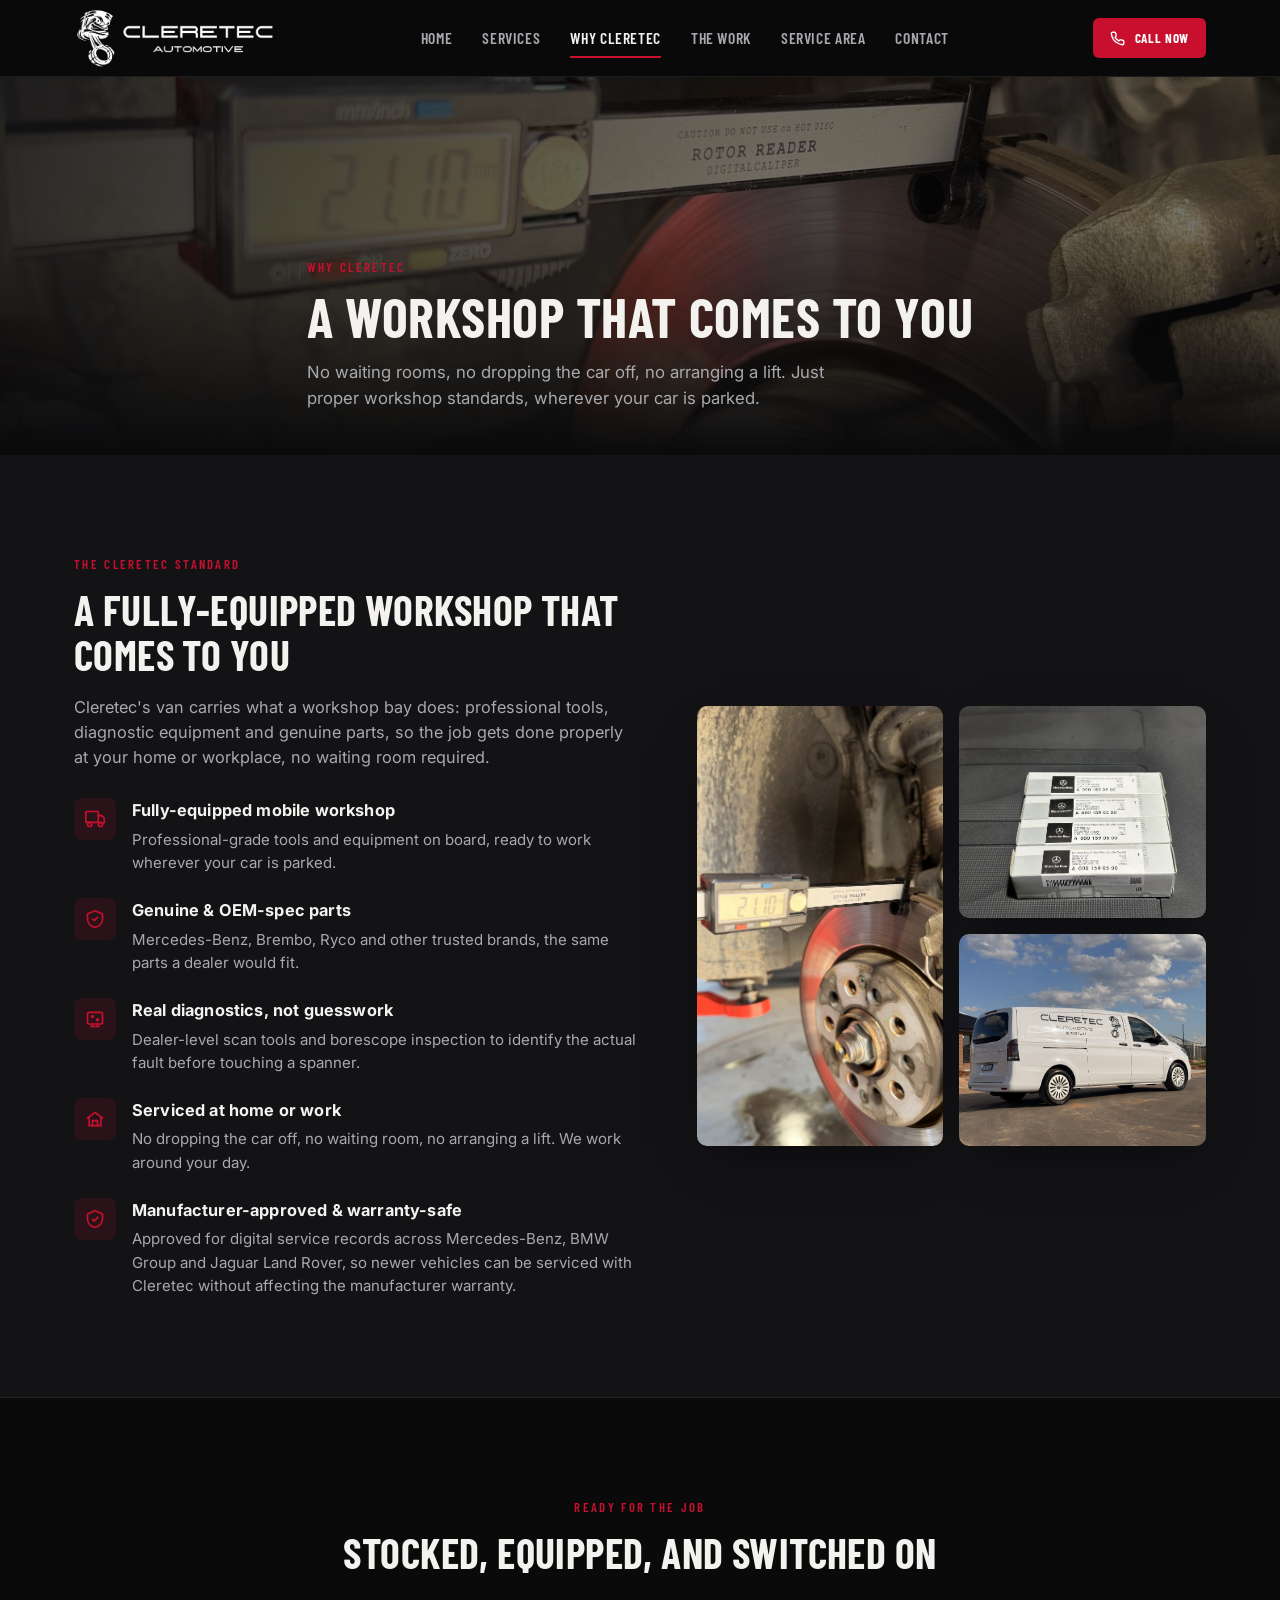
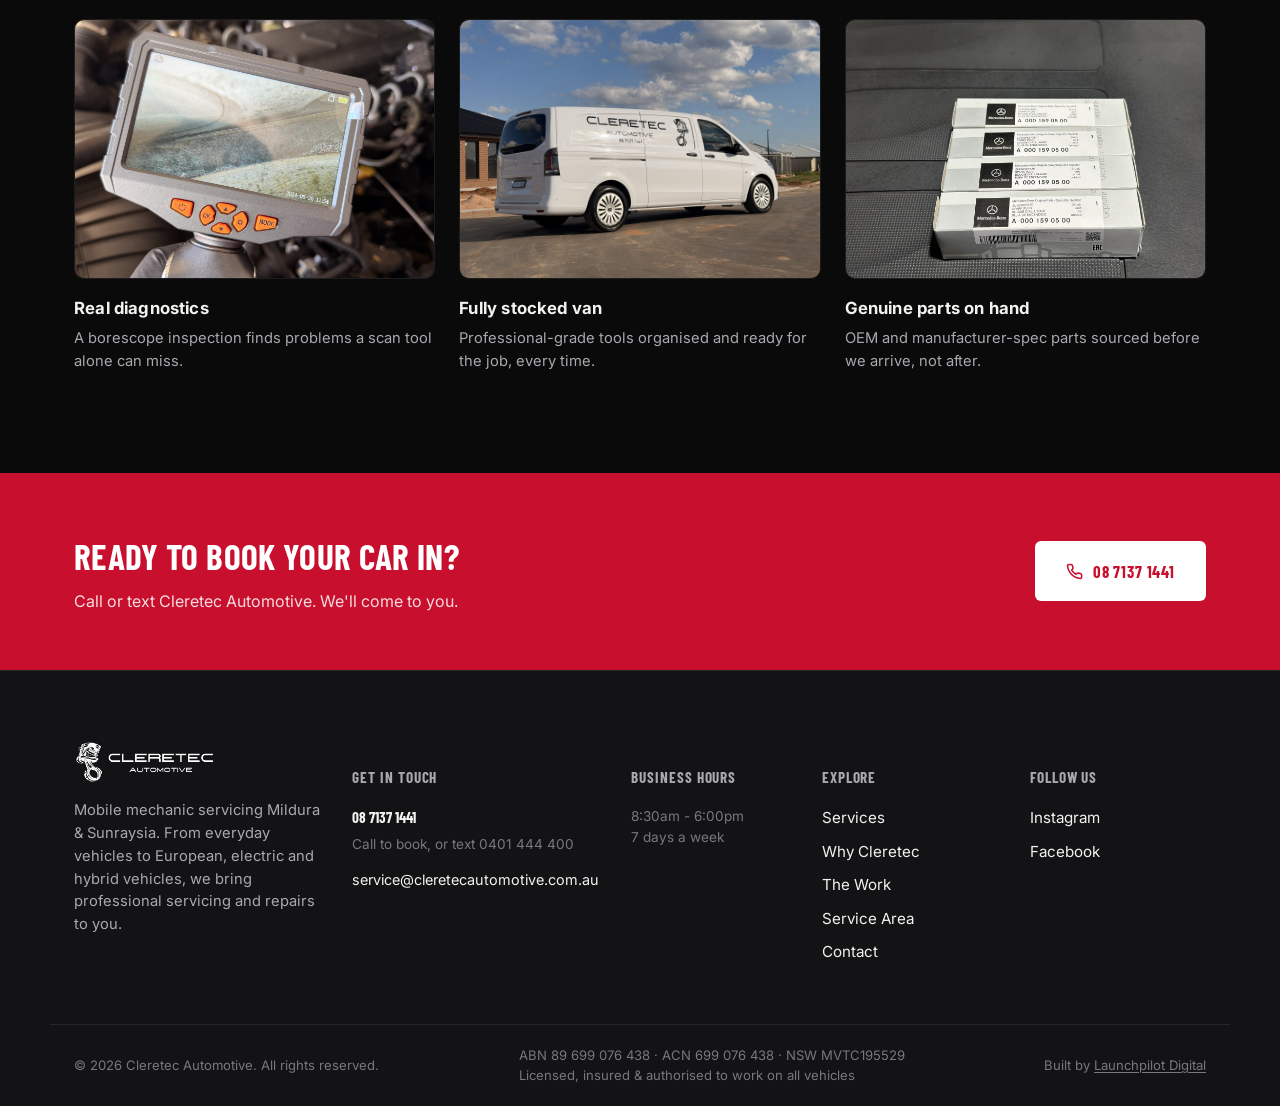
<file: why-cleretec.html>
<!DOCTYPE html>
<html lang="en-AU">
<head>
<meta charset="UTF-8">
<meta name="viewport" content="width=device-width, initial-scale=1.0">
<title>Why Cleretec Automotive | Mobile Mechanic Mildura</title>
<meta name="description" content="A fully-equipped mobile workshop, genuine and OEM-spec parts, and dealer-level diagnostics. Cleretec Automotive brings proper workshop standards to your driveway.">
<meta name="theme-color" content="#0a0a0b">
<link rel="icon" type="image/png" sizes="32x32" href="images/favicon-32.png">
<link rel="apple-touch-icon" sizes="180x180" href="images/favicon-180.png">
<link rel="preconnect" href="https://fonts.googleapis.com">
<link rel="preconnect" href="https://fonts.gstatic.com" crossorigin>
<link href="https://fonts.googleapis.com/css2?family=Barlow+Condensed:wght@500;600;700;800&family=Inter:wght@400;500;600;700&display=swap" rel="stylesheet">
<link rel="stylesheet" href="css/styles.css">

<link rel="canonical" href="https://cleretecautomotive.com.au/why-cleretec.html">

<meta property="og:type" content="website">
<meta property="og:site_name" content="Cleretec Automotive">
<meta property="og:title" content="Why Cleretec Automotive | Mobile Mechanic Mildura">
<meta property="og:description" content="A fully-equipped mobile workshop, genuine and OEM-spec parts, and dealer-level diagnostics. Cleretec Automotive brings proper workshop standards to your driveway.">
<meta property="og:url" content="https://cleretecautomotive.com.au/why-cleretec.html">
<meta property="og:image" content="https://cleretecautomotive.com.au/images/og-image.jpg">
<meta property="og:image:width" content="1200">
<meta property="og:image:height" content="630">
<meta property="og:locale" content="en_AU">

<meta name="twitter:card" content="summary_large_image">
<meta name="twitter:title" content="Why Cleretec Automotive | Mobile Mechanic Mildura">
<meta name="twitter:description" content="A fully-equipped mobile workshop, genuine and OEM-spec parts, and dealer-level diagnostics. Cleretec Automotive brings proper workshop standards to your driveway.">
<meta name="twitter:image" content="https://cleretecautomotive.com.au/images/og-image.jpg">

<script type="application/ld+json">
{
  "@context": "https://schema.org",
  "@type": "AutoRepair",
  "@id": "https://cleretecautomotive.com.au/#business",
  "name": "Cleretec Automotive",
  "url": "https://cleretecautomotive.com.au/",
  "image": "https://cleretecautomotive.com.au/images/og-image.jpg",
  "logo": "https://cleretecautomotive.com.au/images/logo.png",
  "telephone": "+61871371441",
  "email": "service@cleretecautomotive.com.au",
  "description": "Fully mobile, licensed and insured mechanic based in Mildura, VIC, servicing the Sunraysia region. From everyday vehicles to Mercedes-Benz, BMW and all other European vehicles, plus electric and hybrid vehicles including Tesla. Approved for digital service records across Mercedes-Benz, BMW Group and Jaguar Land Rover, and a specialist in fleet vehicle servicing.",
  "priceRange": "$$",
  "areaServed": [
    {
      "@type": "City",
      "name": "Mildura, VIC"
    },
    {
      "@type": "Place",
      "name": "Merbein, VIC"
    },
    {
      "@type": "Place",
      "name": "Red Cliffs, VIC"
    },
    {
      "@type": "Place",
      "name": "Irymple, VIC"
    },
    {
      "@type": "Place",
      "name": "Nichols Point, VIC"
    },
    {
      "@type": "Place",
      "name": "Buronga, NSW"
    },
    {
      "@type": "Place",
      "name": "Gol Gol, NSW"
    },
    {
      "@type": "Place",
      "name": "Wentworth, NSW"
    }
  ],
  "address": {
    "@type": "PostalAddress",
    "addressLocality": "Mildura",
    "addressRegion": "VIC",
    "addressCountry": "AU"
  },
  "makesOffer": [
    {
      "@type": "Offer",
      "itemOffered": {
        "@type": "Service",
        "name": "European Specialist Servicing"
      }
    },
    {
      "@type": "Offer",
      "itemOffered": {
        "@type": "Service",
        "name": "General & Logbook Servicing"
      }
    },
    {
      "@type": "Offer",
      "itemOffered": {
        "@type": "Service",
        "name": "Engine & Transmission"
      }
    },
    {
      "@type": "Offer",
      "itemOffered": {
        "@type": "Service",
        "name": "Electrical Repairs & Diagnostics"
      }
    },
    {
      "@type": "Offer",
      "itemOffered": {
        "@type": "Service",
        "name": "Air Conditioning"
      }
    },
    {
      "@type": "Offer",
      "itemOffered": {
        "@type": "Service",
        "name": "Wheels & Tyres"
      }
    },
    {
      "@type": "Offer",
      "itemOffered": {
        "@type": "Service",
        "name": "Electric & Hybrid Vehicles"
      }
    },
    {
      "@type": "Offer",
      "itemOffered": {
        "@type": "Service",
        "name": "Accessories & Batteries"
      }
    },
    {
      "@type": "Offer",
      "itemOffered": {
        "@type": "Service",
        "name": "Fleet Vehicle Servicing"
      }
    }
  ]
}
</script>
<script type="application/ld+json">
{
  "@context": "https://schema.org",
  "@type": "BreadcrumbList",
  "itemListElement": [
    {
      "@type": "ListItem",
      "position": 1,
      "name": "Home",
      "item": "https://cleretecautomotive.com.au/"
    },
    {
      "@type": "ListItem",
      "position": 2,
      "name": "Why Cleretec",
      "item": "https://cleretecautomotive.com.au/why-cleretec.html"
    }
  ]
}
</script>
</head>
<body>
<div class="route-progress" id="routeProgress"></div>
<header class="site-header" id="siteHeader">
  <div class="site-header__inner">
    <a href="index.html" class="brand">
      <img src="images/logo.png" alt="Cleretec Automotive" class="brand__logo">
    </a>

    <nav class="nav" id="siteNav">
      <a href="index.html">Home</a>
      <a href="services.html">Services</a>
      <a href="why-cleretec.html" class="is-active">Why Cleretec</a>
      <a href="the-work.html">The Work</a>
      <a href="service-area.html">Service Area</a>
      <a href="contact.html">Contact</a>
    </nav>

    <div class="header__actions">
      <a href="tel:0871371441" class="btn btn--primary btn--sm">
        <svg width="15" height="15" viewBox="0 0 24 24" fill="none" stroke="currentColor" stroke-width="2.2" stroke-linecap="round" stroke-linejoin="round"><path d="M22 16.92v3a2 2 0 0 1-2.18 2 19.79 19.79 0 0 1-8.63-3.07 19.5 19.5 0 0 1-6-6 19.79 19.79 0 0 1-3.07-8.67A2 2 0 0 1 4.11 2h3a2 2 0 0 1 2 1.72c.127.96.361 1.903.7 2.81a2 2 0 0 1-.45 2.11L8.09 9.91a16 16 0 0 0 6 6l1.27-1.27a2 2 0 0 1 2.11-.45c.907.339 1.85.573 2.81.7A2 2 0 0 1 22 16.92z"/></svg>
        Call Now
      </a>
      <button class="nav-toggle" id="navToggle" aria-label="Toggle menu" aria-expanded="false">
        <span></span><span></span><span></span>
      </button>
    </div>
  </div>
</header>
<main>
  <section class="page-hero">
    <div class="page-hero__media">
      <img src="images/rotor-measure.jpg" alt="Measuring brake rotor thickness with a digital caliper" loading="eager">
      <div class="page-hero__scrim"></div>
    </div>
    <div class="page-hero__content container">
      <p class="eyebrow">Why Cleretec</p>
      <h1>A workshop that comes to you</h1>
      <p class="page-hero__lead">No waiting rooms, no dropping the car off, no arranging a lift. Just proper workshop standards, wherever your car is parked.</p>
    </div>
  </section>
  <section class="why" style="border-top:none;">
    <div class="container why__grid">
      <div class="why__text">
        <p class="eyebrow">The Cleretec Standard</p>
        <h2 class="section-title">A fully-equipped workshop that comes to you</h2>
        <p class="section-lead">Cleretec's van carries what a workshop bay does: professional tools, diagnostic equipment and genuine parts, so the job gets done properly at your home or workplace, no waiting room required.</p>

        <ul class="why__list">
          <li>
            <span class="why__icon">
              <svg width="20" height="20" viewBox="0 0 24 24" fill="none" stroke="currentColor" stroke-width="2" stroke-linecap="round" stroke-linejoin="round"><rect x="1" y="3" width="15" height="13" rx="1"/><path d="M16 8h4l3 3v5a1 1 0 0 1-1 1h-2"/><circle cx="5.5" cy="18.5" r="2.5"/><circle cx="18.5" cy="18.5" r="2.5"/></svg>
            </span>
            <div>
              <h4>Fully-equipped mobile workshop</h4>
              <p>Professional-grade tools and equipment on board, ready to work wherever your car is parked.</p>
            </div>
          </li>
          <li>
            <span class="why__icon">
              <svg width="20" height="20" viewBox="0 0 24 24" fill="none" stroke="currentColor" stroke-width="2" stroke-linecap="round" stroke-linejoin="round"><path d="M12 2 3 6v6c0 5 3.8 9.4 9 10 5.2-.6 9-5 9-10V6l-9-4Z"/><path d="m9 12 2 2 4-4"/></svg>
            </span>
            <div>
              <h4>Genuine &amp; OEM-spec parts</h4>
              <p>Mercedes-Benz, Brembo, Ryco and other trusted brands, the same parts a dealer would fit.</p>
            </div>
          </li>
          <li>
            <span class="why__icon">
              <svg width="20" height="20" viewBox="0 0 24 24" fill="none" stroke="currentColor" stroke-width="2" stroke-linecap="round" stroke-linejoin="round"><rect x="3" y="4" width="18" height="14" rx="2"/><path d="M7 21h10M9 18v3M15 18v3"/><circle cx="9" cy="9" r="1.2"/><circle cx="15" cy="13" r="1.2"/></svg>
            </span>
            <div>
              <h4>Real diagnostics, not guesswork</h4>
              <p>Dealer-level scan tools and borescope inspection to identify the actual fault before touching a spanner.</p>
            </div>
          </li>
          <li>
            <span class="why__icon">
              <svg width="20" height="20" viewBox="0 0 24 24" fill="none" stroke="currentColor" stroke-width="2" stroke-linecap="round" stroke-linejoin="round"><path d="M3 11 12 4l9 7"/><path d="M5 10v10h14V10"/><path d="M9 20v-6h6v6"/></svg>
            </span>
            <div>
              <h4>Serviced at home or work</h4>
              <p>No dropping the car off, no waiting room, no arranging a lift. We work around your day.</p>
            </div>
          </li>
          <li>
            <span class="why__icon">
              <svg width="20" height="20" viewBox="0 0 24 24" fill="none" stroke="currentColor" stroke-width="2" stroke-linecap="round" stroke-linejoin="round"><path d="M12 2 3 6v6c0 5 3.8 9.4 9 10 5.2-.6 9-5 9-10V6l-9-4Z"/><path d="M9 12.5 11 14.5 15.5 10"/></svg>
            </span>
            <div>
              <h4>Manufacturer-approved &amp; warranty-safe</h4>
              <p>Approved for digital service records across Mercedes-Benz, BMW Group and Jaguar Land Rover, so newer vehicles can be serviced with Cleretec without affecting the manufacturer warranty.</p>
            </div>
          </li>
        </ul>
      </div>

      <div class="why__media">
        <img src="images/rotor-measure.jpg" alt="Measuring brake rotor thickness with a digital caliper" class="why__img why__img--1" loading="lazy">
        <img src="images/mb-spark-plugs.jpg" alt="Genuine Mercedes-Benz spark plugs" class="why__img why__img--2" loading="lazy">
        <img src="images/van-open-toolchest.jpg" alt="Cleretec Automotive van fitted with tool storage" class="why__img why__img--3" loading="lazy">
      </div>
    </div>
  </section>

  <section class="why-strip">
    <div class="container">
      <p class="eyebrow eyebrow--center">Ready For The Job</p>
      <h2 class="section-title" style="text-align:center; margin-left:auto; margin-right:auto;">Stocked, equipped, and switched on</h2>
      <div class="why-strip__grid" style="margin-top:44px;">
        <div class="why-strip__item">
          <img src="images/borescope.jpg" alt="Borescope engine inspection tool" loading="lazy">
          <h4>Real diagnostics</h4>
          <p>A borescope inspection finds problems a scan tool alone can miss.</p>
        </div>
        <div class="why-strip__item">
          <img src="images/van-open-toolchest.jpg" alt="Fitted tool storage inside the Cleretec van" loading="lazy">
          <h4>Fully stocked van</h4>
          <p>Professional-grade tools organised and ready for the job, every time.</p>
        </div>
        <div class="why-strip__item">
          <img src="images/mb-spark-plugs.jpg" alt="Genuine Mercedes-Benz spark plugs" loading="lazy">
          <h4>Genuine parts on hand</h4>
          <p>OEM and manufacturer-spec parts sourced before we arrive, not after.</p>
        </div>
      </div>
    </div>
  </section>
  <section class="cta-banner">
    <div class="container cta-banner__inner">
      <div>
        <h2>Ready to book your car in?</h2>
        <p>Call or text Cleretec Automotive. We'll come to you.</p>
      </div>
      <a href="tel:0871371441" class="btn btn--primary btn--lg">
        <svg width="17" height="17" viewBox="0 0 24 24" fill="none" stroke="currentColor" stroke-width="2.2" stroke-linecap="round" stroke-linejoin="round"><path d="M22 16.92v3a2 2 0 0 1-2.18 2 19.79 19.79 0 0 1-8.63-3.07 19.5 19.5 0 0 1-6-6 19.79 19.79 0 0 1-3.07-8.67A2 2 0 0 1 4.11 2h3a2 2 0 0 1 2 1.72c.127.96.361 1.903.7 2.81a2 2 0 0 1-.45 2.11L8.09 9.91a16 16 0 0 0 6 6l1.27-1.27a2 2 0 0 1 2.11-.45c.907.339 1.85.573 2.81.7A2 2 0 0 1 22 16.92z"/></svg>
        08 7137 1441
      </a>
    </div>
  </section>
</main>

<footer class="site-footer" id="contact-footer">
  <div class="container footer__inner">
    <div class="footer__brand">
      <img src="images/logo.png" alt="Cleretec Automotive" class="footer__logo">
      <p>Mobile mechanic servicing Mildura &amp; Sunraysia. From everyday vehicles to European, electric and hybrid vehicles, we bring professional servicing and repairs to you.</p>
    </div>

    <div class="footer__col">
      <h5>Get In Touch</h5>
      <a href="tel:0871371441" class="footer__phone">08 7137 1441</a>
      <p class="footer__note">Call to book, or text 0401 444 400</p>
      <a href="mailto:service@cleretecautomotive.com.au" class="footer__email">service@cleretecautomotive.com.au</a>
    </div>

    <div class="footer__col">
      <h5>Business Hours</h5>
      <p class="footer__note">8:30am - 6:00pm<br>7 days a week</p>
    </div>

    <div class="footer__col">
      <h5>Explore</h5>
      <a href="services.html">Services</a>
      <a href="why-cleretec.html">Why Cleretec</a>
      <a href="the-work.html">The Work</a>
      <a href="service-area.html">Service Area</a>
      <a href="contact.html">Contact</a>
    </div>

    <div class="footer__col">
      <h5>Follow Us</h5>
      <a href="https://www.instagram.com/cleretec/" target="_blank" rel="noopener">Instagram</a>
      <a href="https://www.facebook.com/people/Cleretec-Automotive/61591889998039/" target="_blank" rel="noopener">Facebook</a>
    </div>
  </div>
  <div class="footer__bottom container">
    <p>&copy; <span id="year"></span> Cleretec Automotive. All rights reserved.</p>
    <p class="footer__legal">ABN 89 699 076 438 &middot; ACN 699 076 438 &middot; NSW MVTC195529<br>Licensed, insured &amp; authorised to work on all vehicles</p>
    <p class="footer__credit">Built by <a href="https://launchpilotdigital.com.au" target="_blank" rel="noopener">Launchpilot Digital</a></p>
  </div>
</footer>

<a href="tel:0871371441" class="mobile-call-fab" aria-label="Call Cleretec Automotive">
  <svg width="22" height="22" viewBox="0 0 24 24" fill="none" stroke="currentColor" stroke-width="2.2" stroke-linecap="round" stroke-linejoin="round"><path d="M22 16.92v3a2 2 0 0 1-2.18 2 19.79 19.79 0 0 1-8.63-3.07 19.5 19.5 0 0 1-6-6 19.79 19.79 0 0 1-3.07-8.67A2 2 0 0 1 4.11 2h3a2 2 0 0 1 2 1.72c.127.96.361 1.903.7 2.81a2 2 0 0 1-.45 2.11L8.09 9.91a16 16 0 0 0 6 6l1.27-1.27a2 2 0 0 1 2.11-.45c.907.339 1.85.573 2.81.7A2 2 0 0 1 22 16.92z"/></svg>
</a>

<script src="js/main.js"></script>
</body>
</html>
</file>
<file: css/styles.css>
/* ---------------------------------------------------
   Cleretec Automotive — styles
--------------------------------------------------- */

:root {
  --bg: #0a0a0b;
  --bg-alt: #131316;
  --bg-alt-2: #1a1b1f;
  --line: rgba(255,255,255,0.08);
  --line-strong: rgba(255,255,255,0.14);
  --text: #f3f2ef;
  --text-dim: #a8a9ae;
  --text-dimmer: #77787d;
  --accent: #c8102e;
  --accent-hover: #e2183a;
  --accent-soft: rgba(200,16,46,0.12);
  --radius: 10px;
  --container: 1180px;
  --shadow: 0 20px 50px -20px rgba(0,0,0,0.6);
  --ff-head: "Barlow Condensed", "Arial Narrow", sans-serif;
  --ff-body: "Inter", -apple-system, BlinkMacSystemFont, "Segoe UI", sans-serif;
}

* { box-sizing: border-box; }
html { scroll-behavior: smooth; }

body {
  margin: 0;
  background: var(--bg);
  color: var(--text);
  font-family: var(--ff-body);
  line-height: 1.55;
  -webkit-font-smoothing: antialiased;
}

img { max-width: 100%; display: block; }

/* ---------------- Page transitions ---------------- */
.route-progress {
  position: fixed;
  top: 0;
  left: 0;
  height: 3px;
  width: 0%;
  background: var(--accent);
  z-index: 999;
  opacity: 0;
  pointer-events: none;
  transition: width 0.35s cubic-bezier(.4,0,.2,1), opacity 0.2s ease;
}
.route-progress.is-active { opacity: 1; width: 72%; }
.route-progress.is-done {
  opacity: 0;
  width: 100%;
  transition: width 0.2s ease, opacity 0.3s ease 0.1s;
}

body { animation: ctec-body-in 0.5s ease both; }
main { animation: ctec-main-in 0.6s cubic-bezier(.16,1,.3,1) both; animation-delay: 0.05s; }

body.is-leaving { animation: ctec-body-out 0.32s ease forwards; }
body.is-leaving main { animation: ctec-main-out 0.32s cubic-bezier(.4,0,1,1) forwards; }

@keyframes ctec-body-in { from { opacity: 0; } to { opacity: 1; } }
@keyframes ctec-body-out { to { opacity: 0; } }
@keyframes ctec-main-in {
  from { opacity: 0; transform: translateY(18px); }
  to   { opacity: 1; transform: translateY(0); }
}
@keyframes ctec-main-out {
  to { opacity: 0; transform: translateY(-14px); }
}

@media (prefers-reduced-motion: reduce) {
  .route-progress { transition: none; }
  body, main, body.is-leaving, body.is-leaving main {
    animation: none !important;
  }
}

a {
  color: inherit;
  text-decoration: none;
}

h1, h2, h3, h4 {
  font-family: var(--ff-head);
  font-weight: 700;
  letter-spacing: 0.01em;
  margin: 0;
  text-transform: uppercase;
}

p { margin: 0; }

.container {
  max-width: var(--container);
  margin: 0 auto;
  padding: 0 24px;
}

.eyebrow {
  font-family: var(--ff-head);
  text-transform: uppercase;
  letter-spacing: 0.18em;
  font-size: 0.8rem;
  font-weight: 600;
  color: var(--accent);
  margin: 0 0 12px;
}
.eyebrow--center { text-align: center; }

.section-title {
  font-size: clamp(1.9rem, 3.4vw, 2.6rem);
  line-height: 1.08;
  margin-bottom: 18px;
}

.section-lead {
  color: var(--text-dim);
  font-size: 1.02rem;
  max-width: 620px;
  margin-bottom: 28px;
}

section.services .section-title,
section.services .section-lead,
section.gallery .section-title {
  text-align: center;
  margin-left: auto;
  margin-right: auto;
}

/* ---------------- Buttons ---------------- */
.btn {
  display: inline-flex;
  align-items: center;
  gap: 10px;
  font-family: var(--ff-head);
  font-weight: 700;
  text-transform: uppercase;
  letter-spacing: 0.05em;
  font-size: 0.95rem;
  padding: 13px 24px;
  border-radius: 6px;
  border: 1px solid transparent;
  cursor: pointer;
  transition: transform 0.15s ease, background 0.2s ease, border-color 0.2s ease;
  white-space: nowrap;
}
.btn:hover { transform: translateY(-1px); }

.btn--primary {
  background: var(--accent);
  color: #fff;
}
.btn--primary:hover { background: var(--accent-hover); }

.btn--ghost {
  background: transparent;
  border-color: var(--line-strong);
  color: var(--text);
}
.btn--ghost:hover { border-color: var(--text-dim); }

.btn--lg { padding: 16px 30px; font-size: 1.05rem; }
.btn--sm { padding: 9px 16px; font-size: 0.82rem; }

/* ---------------- Header ---------------- */
.site-header {
  position: sticky;
  top: 0;
  z-index: 100;
  background: rgba(10,10,11,0.85);
  backdrop-filter: blur(10px);
  border-bottom: 1px solid var(--line);
}
.site-header__inner {
  max-width: var(--container);
  margin: 0 auto;
  padding: 8px 24px;
  display: flex;
  align-items: center;
  justify-content: space-between;
  gap: 20px;
}

.brand__logo { height: 60px; width: auto; }

.nav {
  display: flex;
  gap: 30px;
}
.nav a {
  font-family: var(--ff-head);
  font-size: 0.98rem;
  font-weight: 600;
  letter-spacing: 0.04em;
  text-transform: uppercase;
  color: var(--text-dim);
  transition: color 0.15s ease;
}
.nav a:hover { color: var(--text); }
.nav a.is-active {
  color: var(--text);
  position: relative;
}
.nav a.is-active::after {
  content: "";
  position: absolute;
  left: 0;
  right: 0;
  bottom: -8px;
  height: 2px;
  background: var(--accent);
}

.header__actions {
  display: flex;
  align-items: center;
  gap: 14px;
}

.nav-toggle {
  display: none;
  flex-direction: column;
  justify-content: center;
  gap: 5px;
  width: 34px;
  height: 34px;
  background: transparent;
  border: 1px solid var(--line-strong);
  border-radius: 6px;
  cursor: pointer;
  padding: 0;
}
.nav-toggle span {
  display: block;
  height: 2px;
  width: 16px;
  margin: 0 auto;
  background: var(--text);
  transition: transform 0.2s ease, opacity 0.2s ease;
}
.nav-toggle.is-open span:nth-child(1) { transform: translateY(7px) rotate(45deg); }
.nav-toggle.is-open span:nth-child(2) { opacity: 0; }
.nav-toggle.is-open span:nth-child(3) { transform: translateY(-7px) rotate(-45deg); }

/* ---------------- Hero ---------------- */
.hero {
  position: relative;
  min-height: 92vh;
  display: flex;
  align-items: flex-end;
  overflow: hidden;
}
.hero__media {
  position: absolute;
  inset: 0;
  z-index: 0;
}
.hero__media img {
  width: 100%;
  height: 100%;
  object-fit: cover;
  object-position: center 60%;
}
.hero__scrim {
  position: absolute;
  inset: 0;
  background:
    linear-gradient(180deg, rgba(8,8,9,0.55) 0%, rgba(8,8,9,0.35) 30%, rgba(8,8,9,0.85) 78%, #0a0a0b 100%),
    linear-gradient(90deg, rgba(8,8,9,0.75) 0%, rgba(8,8,9,0.15) 55%);
}

.hero__content {
  position: relative;
  z-index: 1;
  padding-top: 80px;
  padding-bottom: 72px;
  max-width: 760px;
}

.hero h1 {
  font-size: clamp(2.6rem, 6vw, 4.6rem);
  line-height: 1.02;
  margin-bottom: 20px;
}

.hero__lead {
  color: var(--text-dim);
  font-size: 1.12rem;
  max-width: 540px;
  margin-bottom: 34px;
}

.hero__actions {
  display: flex;
  gap: 16px;
  flex-wrap: wrap;
  margin-bottom: 40px;
}

.hero__badges {
  list-style: none;
  margin: 0;
  padding: 0;
  display: flex;
  flex-wrap: wrap;
  gap: 10px 28px;
}
.hero__badges li {
  font-size: 0.85rem;
  color: var(--text-dim);
  position: relative;
  padding-left: 20px;
  font-weight: 500;
}
.hero__badges li::before {
  content: "";
  position: absolute;
  left: 0;
  top: 6px;
  width: 9px;
  height: 9px;
  border-radius: 50%;
  background: var(--accent);
}

/* ---------------- Page banner (inner pages) ---------------- */
.page-hero {
  position: relative;
  min-height: 42vh;
  display: flex;
  align-items: flex-end;
  overflow: hidden;
}
.page-hero__media {
  position: absolute;
  inset: 0;
  z-index: 0;
}
.page-hero__media img {
  width: 100%;
  height: 100%;
  object-fit: cover;
}
.page-hero__scrim {
  position: absolute;
  inset: 0;
  background:
    linear-gradient(180deg, rgba(8,8,9,0.55) 0%, rgba(8,8,9,0.5) 40%, #0a0a0b 100%),
    linear-gradient(90deg, rgba(8,8,9,0.7) 0%, rgba(8,8,9,0.1) 60%);
}
.page-hero__content {
  position: relative;
  z-index: 1;
  padding-top: 90px;
  padding-bottom: 44px;
}
.page-hero .eyebrow { margin-bottom: 10px; }
.page-hero h1 {
  font-size: clamp(2.2rem, 4.6vw, 3.4rem);
  line-height: 1.05;
}
.page-hero__lead {
  margin-top: 14px;
  max-width: 560px;
  color: var(--text-dim);
  font-size: 1.05rem;
}

.teaser-foot {
  margin-top: 40px;
  text-align: center;
}

/* ---------------- Brands strip ---------------- */
.brands-strip {
  background: var(--bg-alt);
  border-top: 1px solid var(--line);
  border-bottom: 1px solid var(--line);
  padding: 34px 0;
}
.brands-strip__inner {
  display: flex;
  align-items: center;
  justify-content: center;
  gap: 10px 28px;
  flex-wrap: wrap;
  text-align: center;
}
.brands-strip__label {
  font-family: var(--ff-head);
  text-transform: uppercase;
  letter-spacing: 0.14em;
  font-size: 0.78rem;
  color: var(--text-dim);
  white-space: nowrap;
}
.brands-strip__names {
  display: flex;
  align-items: center;
  gap: 16px;
  flex-wrap: wrap;
  justify-content: center;
  font-family: var(--ff-head);
  text-transform: uppercase;
  letter-spacing: 0.03em;
  font-size: 1.1rem;
  font-weight: 700;
  color: var(--text);
}
.brands-strip__names .dot {
  width: 4px;
  height: 4px;
  border-radius: 50%;
  background: var(--accent);
  display: inline-block;
}
.brands-strip__note {
  width: 100%;
  color: var(--text-dimmer);
  font-size: 0.85rem;
  margin-top: 2px;
}

/* ---------------- Cards / Services ---------------- */
.services { padding: 120px 0 100px; }
.page-content .services,
.page-content .why,
.page-content .gallery,
.page-content .area { padding-top: 90px; }

.grid { display: grid; gap: 26px; }
.grid--services {
  grid-template-columns: repeat(3, 1fr);
}

.card {
  background: var(--bg-alt);
  border: 1px solid var(--line);
  border-radius: var(--radius);
  overflow: hidden;
  transition: transform 0.2s ease, border-color 0.2s ease;
}
.card:hover {
  transform: translateY(-4px);
  border-color: var(--line-strong);
}
.card__media {
  aspect-ratio: 4 / 3;
  overflow: hidden;
}
.card__media img {
  width: 100%;
  height: 100%;
  object-fit: cover;
  transition: transform 0.4s ease;
}
.card:hover .card__media img { transform: scale(1.06); }

.card__body { padding: 22px 22px 26px; }
.card__body h3 {
  font-size: 1.32rem;
  margin-bottom: 10px;
  letter-spacing: 0.01em;
}
.card__body p {
  color: var(--text-dim);
  font-size: 0.95rem;
}

/* ---------------- Why ---------------- */
.why {
  padding: 100px 0;
  background: var(--bg-alt);
  border-top: 1px solid var(--line);
  border-bottom: 1px solid var(--line);
}
.why__grid {
  display: grid;
  grid-template-columns: 1.05fr 0.95fr;
  gap: 60px;
  align-items: center;
}

.why__list {
  list-style: none;
  margin: 0;
  padding: 0;
  display: flex;
  flex-direction: column;
  gap: 24px;
}
.why__list li {
  display: flex;
  gap: 16px;
  align-items: flex-start;
}
.why__icon {
  flex: 0 0 auto;
  width: 42px;
  height: 42px;
  display: flex;
  align-items: center;
  justify-content: center;
  border-radius: 8px;
  background: var(--accent-soft);
  color: var(--accent);
}
.why__list h4 {
  font-family: var(--ff-body);
  text-transform: none;
  font-weight: 700;
  font-size: 1.02rem;
  margin-bottom: 4px;
}
.why__list p {
  color: var(--text-dim);
  font-size: 0.94rem;
}

.why__media {
  position: relative;
  display: grid;
  grid-template-columns: 1fr 1fr;
  gap: 16px;
  min-height: 440px;
}
.why__img {
  border-radius: var(--radius);
  object-fit: cover;
  width: 100%;
  height: 100%;
  box-shadow: var(--shadow);
}
.why__img--1 { grid-column: 1; grid-row: 1 / span 2; height: 100%; }
.why__img--2 { grid-column: 2; grid-row: 1; }
.why__img--3 { grid-column: 2; grid-row: 2; }

/* ---------------- Gallery ---------------- */
.gallery { padding: 110px 0; }
.gallery__grid {
  display: grid;
  grid-template-columns: repeat(4, 1fr);
  gap: 14px;
  margin-top: 50px;
}
.gallery__grid img {
  width: 100%;
  height: 240px;
  object-fit: cover;
  border-radius: 8px;
  border: 1px solid var(--line);
  transition: transform 0.3s ease, filter 0.3s ease;
  filter: grayscale(15%);
}
.gallery__grid img:hover {
  transform: scale(1.03);
  filter: grayscale(0%);
}

/* ---------------- Service Area ---------------- */
.area { padding: 100px 0; }
.area__grid {
  display: grid;
  grid-template-columns: 1.2fr 0.8fr;
  gap: 50px;
  align-items: center;
}
.area__badge {
  background: var(--bg-alt);
  border: 1px solid var(--line);
  border-radius: var(--radius);
  padding: 50px 30px;
  text-align: center;
  color: var(--text);
}
.area__badge svg { color: var(--accent); margin-bottom: 16px; }
.area__badge p {
  font-family: var(--ff-head);
  text-transform: uppercase;
  font-size: 1.5rem;
  font-weight: 700;
  letter-spacing: 0.03em;
}
.area__badge span {
  display: block;
  margin-top: 6px;
  color: var(--text-dim);
  font-size: 0.9rem;
}

.area-cards {
  display: grid;
  grid-template-columns: repeat(3, 1fr);
  gap: 20px;
  margin: 44px 0 0;
}
.area-card {
  background: var(--bg-alt);
  border: 1px solid var(--line);
  border-radius: var(--radius);
  padding: 26px 22px;
}
.area-card svg { color: var(--accent); margin-bottom: 14px; }
.area-card h3 {
  font-size: 1.2rem;
  margin-bottom: 6px;
}
.area-card p {
  color: var(--text-dim);
  font-size: 0.9rem;
}

/* ---------------- Fleet vehicles (highlighted) ---------------- */
.fleet { padding: 100px 0; }
.fleet__panel {
  background:
    linear-gradient(135deg, rgba(200,16,46,0.16) 0%, rgba(200,16,46,0.03) 55%),
    var(--bg-alt);
  border: 1px solid rgba(200,16,46,0.4);
  border-radius: 20px;
  padding: 56px;
  box-shadow: 0 30px 70px -35px rgba(200,16,46,0.35);
}
.fleet__tag {
  display: inline-flex;
  align-items: center;
  gap: 8px;
  background: var(--accent);
  color: #fff;
  font-family: var(--ff-head);
  text-transform: uppercase;
  letter-spacing: 0.1em;
  font-size: 0.78rem;
  font-weight: 700;
  padding: 8px 16px;
  border-radius: 999px;
  margin-bottom: 20px;
}
.fleet__tag svg { flex-shrink: 0; }
.fleet__badge {
  background: var(--accent);
  border: none;
  border-radius: var(--radius);
  padding: 50px 30px;
  text-align: center;
  color: #fff;
  box-shadow: 0 25px 55px -20px rgba(200,16,46,0.65);
}
.fleet__badge svg { color: #fff; margin-bottom: 16px; }
.fleet__badge p {
  font-family: var(--ff-head);
  text-transform: uppercase;
  font-size: 1.5rem;
  font-weight: 700;
  letter-spacing: 0.03em;
}
.fleet__badge span {
  display: block;
  margin-top: 6px;
  color: rgba(255,255,255,0.85);
  font-size: 0.9rem;
}

/* ---------------- Why: secondary strip ---------------- */
.why-strip {
  padding: 100px 0;
}
.why-strip__grid {
  display: grid;
  grid-template-columns: repeat(3, 1fr);
  gap: 24px;
}
.why-strip__item img {
  width: 100%;
  height: 260px;
  object-fit: cover;
  border-radius: var(--radius);
  border: 1px solid var(--line);
  margin-bottom: 16px;
}
.why-strip__item h4 {
  font-family: var(--ff-body);
  text-transform: none;
  font-size: 1.05rem;
  margin-bottom: 6px;
}
.why-strip__item p {
  color: var(--text-dim);
  font-size: 0.92rem;
}

/* ---------------- Contact page ---------------- */
.contact-block {
  padding: 110px 0 120px;
  text-align: center;
}
.contact-block__phones {
  display: flex;
  flex-direction: column;
  align-items: center;
  gap: 6px;
  margin: 20px 0 10px;
}
.contact-block__phone {
  display: inline-flex;
  align-items: center;
  gap: 16px;
  font-family: var(--ff-head);
  font-size: clamp(2.4rem, 7vw, 4rem);
  font-weight: 700;
  color: var(--text);
}
.contact-block__phone svg { color: var(--accent); flex-shrink: 0; }
.contact-block__note {
  color: var(--text-dim);
  margin-bottom: 40px;
}
.contact-block__actions {
  display: flex;
  gap: 16px;
  justify-content: center;
  flex-wrap: wrap;
  margin-bottom: 60px;
}
.contact-info {
  display: grid;
  grid-template-columns: repeat(4, 1fr);
  gap: 20px;
  max-width: 1100px;
  margin: 0 auto;
}
.contact-info div {
  background: var(--bg-alt);
  border: 1px solid var(--line);
  border-radius: var(--radius);
  padding: 26px 20px;
}
.contact-info h4 {
  font-family: var(--ff-body);
  text-transform: none;
  font-size: 1rem;
  margin-bottom: 6px;
}
.contact-info p {
  color: var(--text-dim);
  font-size: 0.9rem;
}

/* ---------------- CTA banner ---------------- */
.cta-banner {
  background: var(--accent);
  padding: 56px 0;
}
.cta-banner__inner {
  display: flex;
  align-items: center;
  justify-content: space-between;
  gap: 24px;
  flex-wrap: wrap;
}
.cta-banner h2 {
  font-size: clamp(1.6rem, 3vw, 2.2rem);
  color: #fff;
  margin-bottom: 6px;
}
.cta-banner p {
  color: rgba(255,255,255,0.85);
  font-size: 1rem;
}
.cta-banner .btn--primary {
  background: #fff;
  color: var(--accent);
}
.cta-banner .btn--primary:hover { background: #f2f2f2; }

/* ---------------- Footer ---------------- */
.site-footer {
  background: var(--bg-alt);
  border-top: 1px solid var(--line);
  padding-top: 70px;
}
.footer__inner {
  display: grid;
  grid-template-columns: 1.4fr 1fr 0.9fr 1fr 1fr;
  gap: 32px;
  padding-bottom: 50px;
}
.footer__logo { height: 42px; width: auto; margin-bottom: 16px; }
.footer__brand p {
  color: var(--text-dim);
  font-size: 0.92rem;
  max-width: 340px;
}
.footer__col h5 {
  font-family: var(--ff-head);
  text-transform: uppercase;
  letter-spacing: 0.06em;
  font-size: 0.95rem;
  color: var(--text-dim);
  margin-bottom: 16px;
}
.footer__col a {
  display: block;
  margin-bottom: 10px;
  color: var(--text);
  font-size: 0.95rem;
}
.footer__col a:hover { color: var(--accent); }
.footer__phone {
  font-family: var(--ff-head);
  font-size: 1.6rem;
  font-weight: 700;
  color: var(--text) !important;
  margin-bottom: 4px !important;
}
.footer__phone:hover { color: var(--accent) !important; }
.footer__note { color: var(--text-dimmer); font-size: 0.85rem; margin-bottom: 14px !important; }
.footer__email { font-size: 0.9rem !important; }

.footer__bottom {
  border-top: 1px solid var(--line);
  padding: 20px 24px;
  color: var(--text-dimmer);
  font-size: 0.82rem;
  display: flex;
  align-items: center;
  justify-content: space-between;
  gap: 16px;
  flex-wrap: wrap;
}
.footer__legal { color: var(--text-dimmer); }
.footer__credit { color: var(--text-dimmer); }
.footer__credit a { color: var(--text-dimmer); text-decoration: underline; text-underline-offset: 2px; }
.footer__credit a:hover { color: var(--text-dim); }

/* ---------------- Mobile call FAB ---------------- */
.mobile-call-fab {
  display: none;
  position: fixed;
  bottom: 20px;
  right: 20px;
  width: 56px;
  height: 56px;
  border-radius: 50%;
  background: var(--accent);
  color: #fff;
  align-items: center;
  justify-content: center;
  box-shadow: 0 10px 25px -6px rgba(200,16,46,0.6);
  z-index: 90;
}

/* ---------------- Responsive ---------------- */
@media (max-width: 980px) {
  .grid--services { grid-template-columns: repeat(2, 1fr); }
  .why__grid { grid-template-columns: 1fr; }
  .why__media { order: -1; min-height: 320px; }
  .area__grid { grid-template-columns: 1fr; }
  .gallery__grid { grid-template-columns: repeat(3, 1fr); }
  .footer__inner { grid-template-columns: 1fr 1fr; }
  .footer__brand { grid-column: 1 / -1; }
  .area-cards { grid-template-columns: repeat(2, 1fr); }
  .why-strip__grid { grid-template-columns: 1fr 1fr; }
  .contact-info { grid-template-columns: 1fr 1fr; }
  .fleet__panel { padding: 40px 28px; }
}

@media (max-width: 1022px) {
  .nav {
    position: fixed;
    top: 77px;
    left: 0;
    right: 0;
    background: var(--bg);
    border-bottom: 1px solid var(--line);
    flex-direction: column;
    gap: 0;
    padding: 8px 24px 18px;
    transform: translateY(-8px);
    opacity: 0;
    pointer-events: none;
    transition: opacity 0.2s ease, transform 0.2s ease;
  }
  .nav.is-open {
    opacity: 1;
    transform: translateY(0);
    pointer-events: auto;
  }
  .nav a {
    padding: 12px 0;
    border-bottom: 1px solid var(--line);
    font-size: 1.05rem;
  }
  .nav-toggle { display: flex; }
  .header__actions .btn--sm { display: none; }
}

@media (max-width: 760px) {
  .brands-strip__names { gap: 10px 14px; font-size: 0.95rem; }

  .hero { min-height: 100vh; }
  .hero__actions { flex-direction: column; align-items: stretch; }
  .hero__actions .btn { justify-content: center; }
  .hero__badges { flex-direction: column; gap: 10px; padding-right: 70px; }

  .grid--services { grid-template-columns: 1fr; }
  .gallery__grid { grid-template-columns: repeat(2, 1fr); }
  .gallery__grid img { height: 190px; }

  .cta-banner__inner { flex-direction: column; text-align: center; }
  .cta-banner .btn { width: 100%; justify-content: center; }

  .footer__inner { grid-template-columns: 1fr; }
  .footer__bottom { padding-right: 90px; }

  .mobile-call-fab { display: flex; }

  .page-hero { min-height: 34vh; }
  .area-cards { grid-template-columns: 1fr; }
  .why-strip__grid { grid-template-columns: 1fr; }
  .contact-block__phone { flex-direction: column; gap: 8px; }
  .contact-block__actions { flex-direction: column; align-items: stretch; }
  .contact-block__actions .btn { justify-content: center; }
}

/* ---------------- Large / 4K screens ---------------- */
@media (min-width: 1600px) {
  :root { --container: 1360px; }
  html { font-size: 17.5px; }
}

@media (min-width: 2200px) {
  :root { --container: 1640px; }
  html { font-size: 20px; }
}

@media (min-width: 3000px) {
  :root { --container: 1960px; }
  html { font-size: 23px; }
}
</file>
